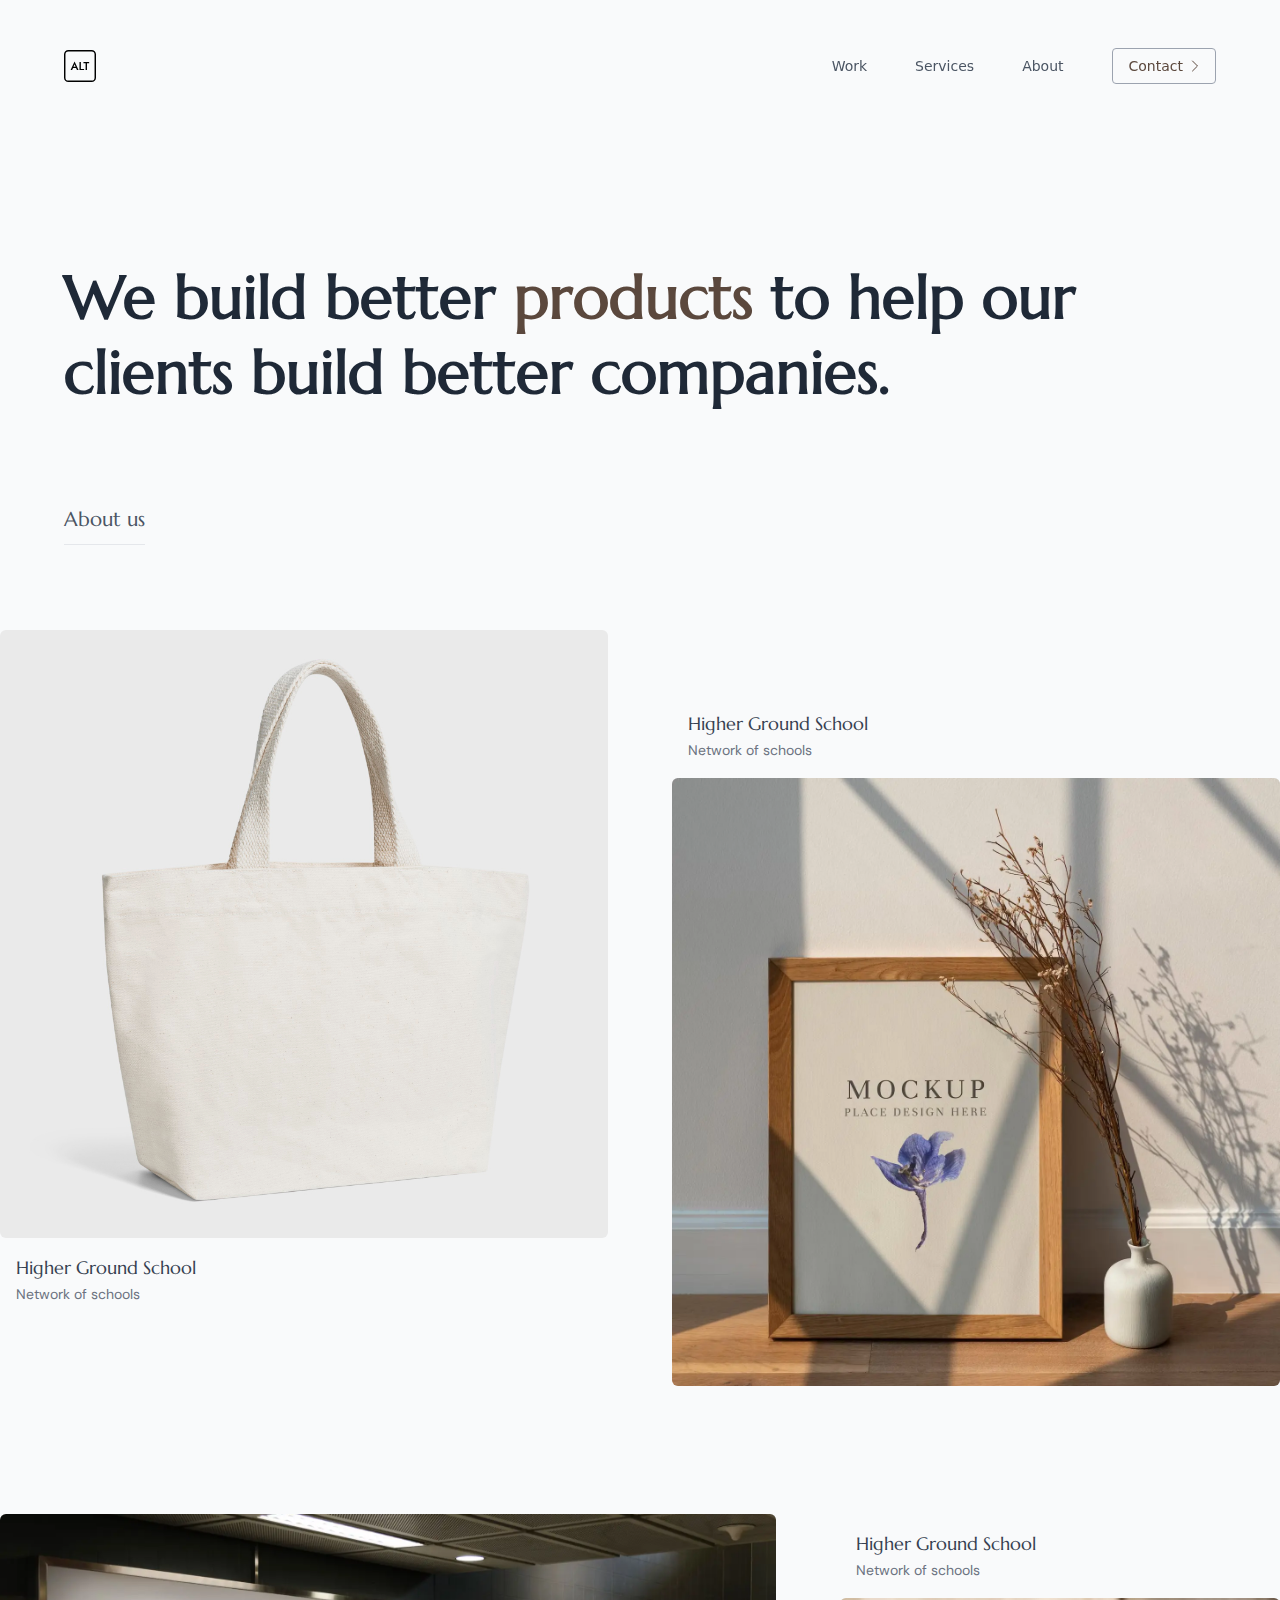
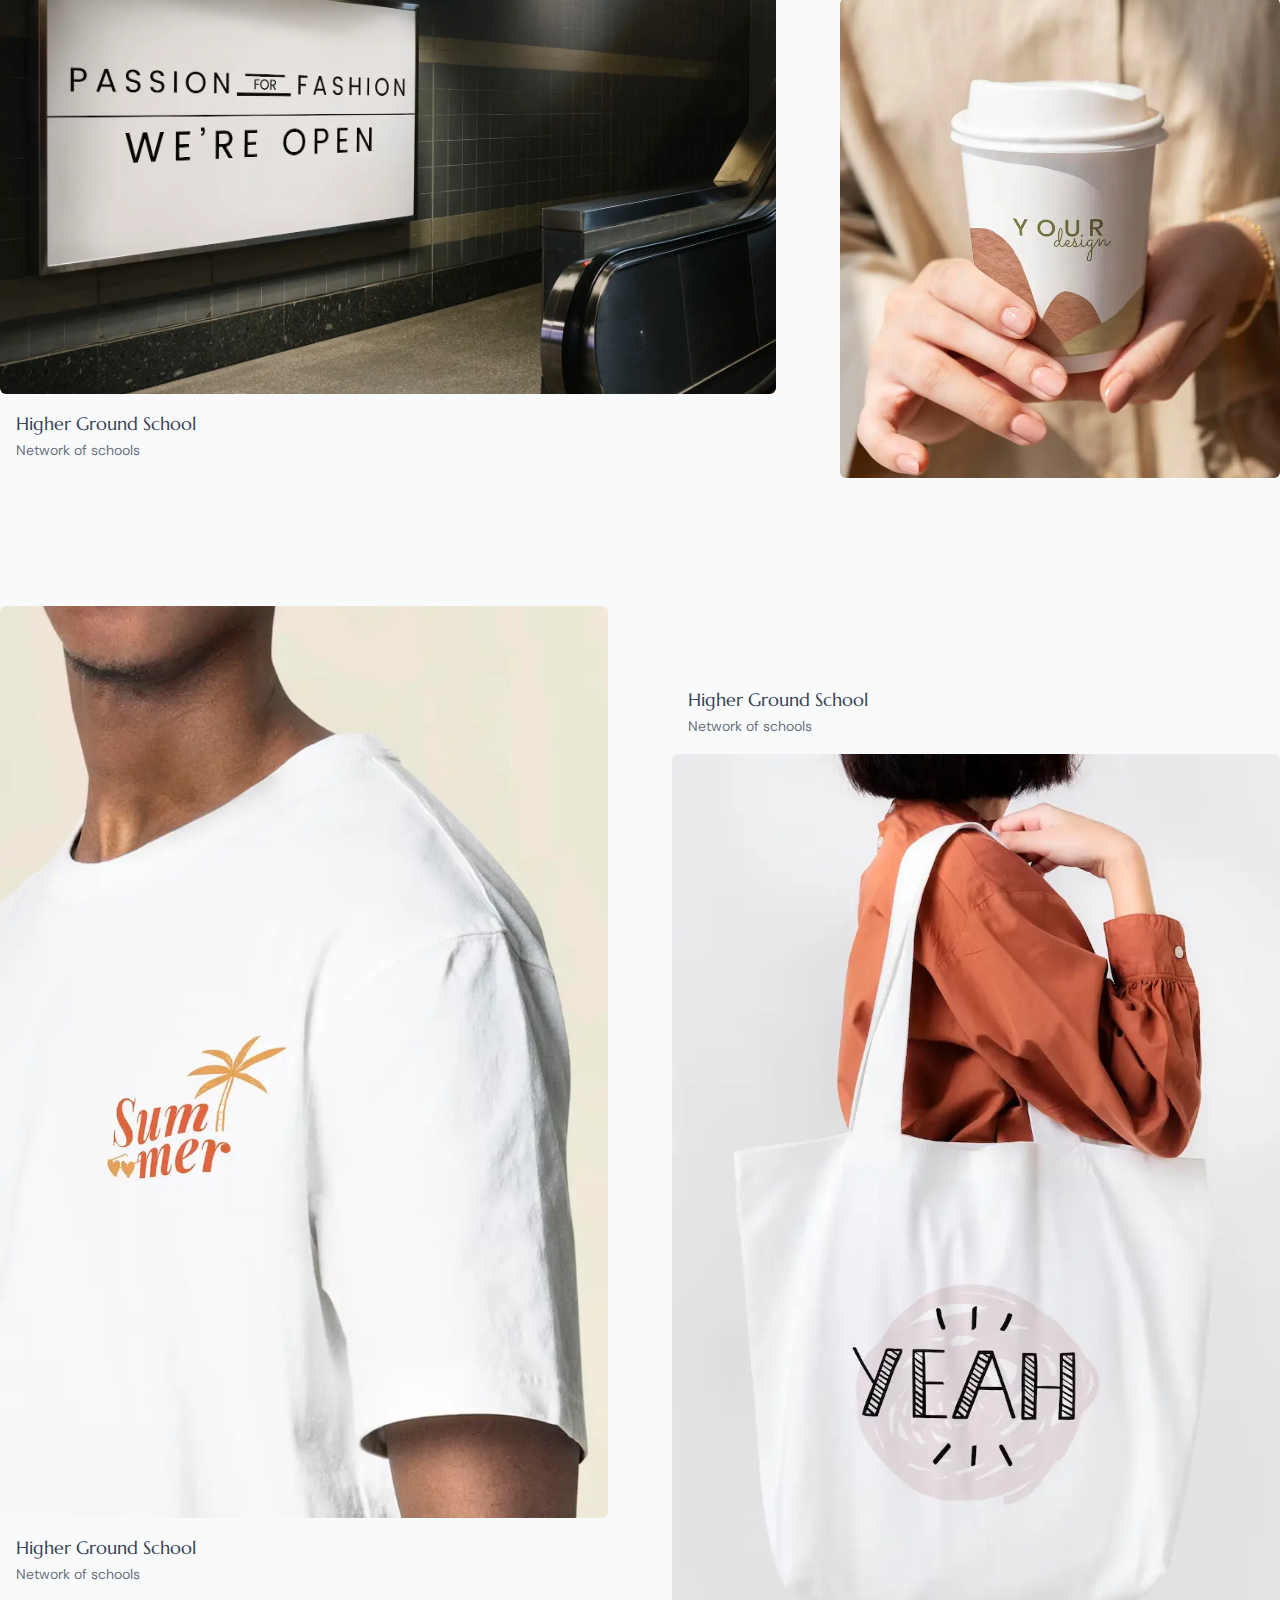
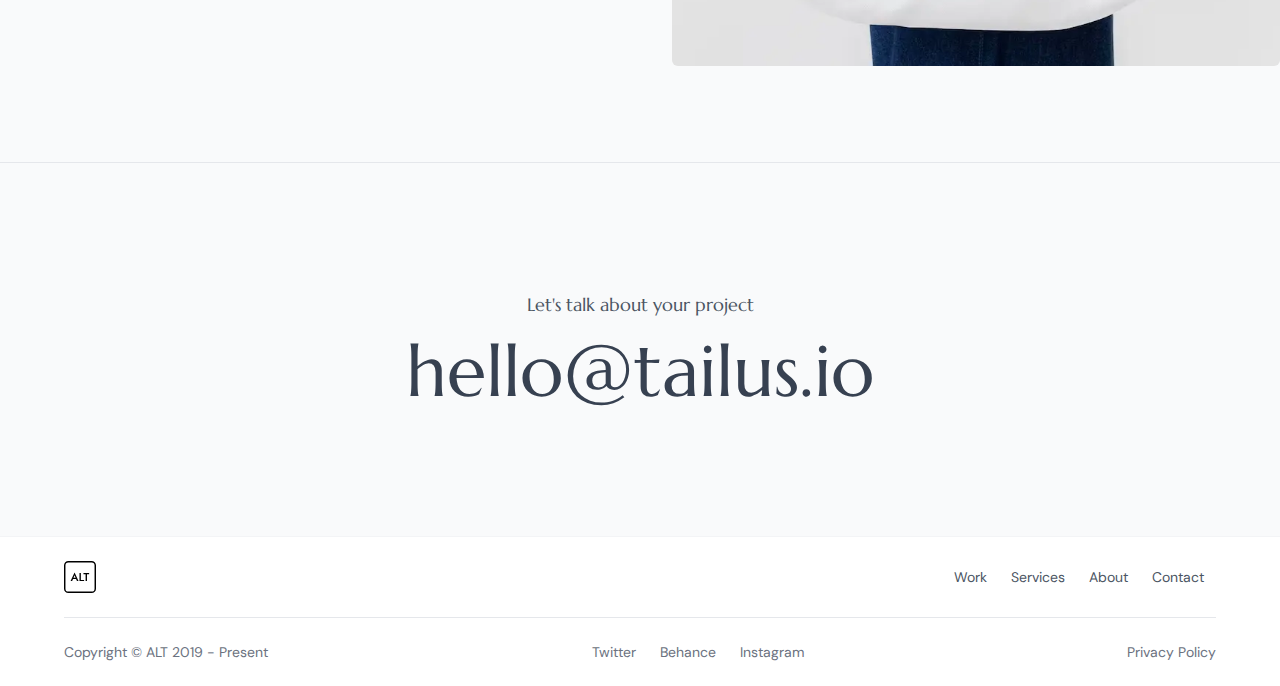
<file: index.html>
<!DOCTYPE html>
<html lang="en">
    
<head>
        <meta charset="UTF-8" />
        <link rel="icon" type="image/svg+xml" href="favicon.svg" />
        <meta name="viewport" content="width=device-width, initial-scale=1.0" />
        <title>Alt template - tailus</title>
        <meta name="description" content="Modern multi purpose agency template" />

        <!-- Facebook Meta Tags -->
        <meta property="og:url" content="" />
        <meta property="og:type" content="website" />
        <meta property="og:title" content="Alt template" />
        <meta property="og:description" content="Modern multi purpose agency template" />
        <meta property="og:image" content="" />

        <!-- Twitter Meta Tags -->
        <meta name="twitter:card" content="summary_large_image" />
        <meta property="twitter:domain" content="alt.com" />
        <meta property="twitter:url" content="" />
        <meta name="twitter:title" content="Alt template" />
        <meta name="twitter:description" content="Modern multi purpose agency template" />
        <meta name="twitter:image" content="" />

        <link rel="preconnect" href="https://fonts.googleapis.com/" />
        <link rel="preconnect" href="https://fonts.gstatic.com/" crossorigin />
        <link href="https://fonts.googleapis.com/css2?family=DM+Sans:wght@400;500;700&amp;display=swap" rel="stylesheet" />
        <link href="https://fonts.googleapis.com/css2?family=Marcellus&amp;display=swap" rel="stylesheet" />
      <script type="module" crossorigin src="assets/main-d68ab2bf.js"></script>
      <link rel="stylesheet" href="assets/main-07cced45.css">
    </head>
    <body class="bg-gray-50">
        <header class="py-6 sm:py-12">
            <div class="mx-auto max-w-7xl px-4 sm:px-12 lg:px-8 xl:px-16">
                <div class="flex flex-wrap justify-between lg:items-center">
                    <div class="relative z-30 flex w-full items-center justify-between overflow-hidden lg:w-auto">
                        <a href="index.html">
                            <img class="h-8 w-8" src="favicon.svg" alt="alt logo" width="120" height="120" />
                        </a>
                        <button aria-label="humburger" id="hamburger" class="-mr-6 p-6 lg:hidden">
                            <div aria-hidden="true" class="m-auto h-0.5 w-6 rounded bg-dark transition duration-300"></div>
                            <div aria-hidden="true" class="m-auto mt-2 h-0.5 w-6 rounded bg-dark transition duration-300"></div>
                        </button>
                    </div>
                    <div id="navlinks" class="fixed inset-0 z-20 hidden h-full w-full items-center justify-center bg-white/90 backdrop-blur-3xl lg:static lg:block lg:h-auto lg:w-auto lg:bg-transparent lg:backdrop-blur-none">
                        <ul class="group flex flex-col items-center gap-6 font-serif text-lg text-gray-600 lg:flex-row lg:gap-0 lg:font-sans lg:text-sm">
                            <li class="text-right transition duration-500 group-hover:text-gray-300 lg:text-left">
                                <a aria-current="page" href="index.html" class="block py-1 px-6 hover:text-gray-800">Work</a>
                            </li>
                            <li class="text-right transition duration-500 group-hover:text-gray-300 lg:text-left">
                                <a href="pages/services.html" class="block py-1 px-6 hover:text-gray-800">Services</a>
                            </li>
                            <li class="text-right transition duration-500 group-hover:text-gray-300 lg:text-left">
                                <a href="pages/about.html" class="block py-1 px-6 hover:text-gray-800">About</a>
                            </li>
                            <li class="text-right lg:pl-6 lg:text-left">
                                <a href="pages/contact.html" class="group/a flex h-9 items-center overflow-hidden rounded border border-gray-400 py-1 px-4 text-sm text-primary transition-all duration-300 hover:rounded-md hover:border-primary hover:bg-primary hover:text-white">
                                    <span class="relative flex items-center">
                                        Contact
                                        <svg xmlns="http://www.w3.org/2000/svg" fill="none" viewBox="0 0 24 24" stroke-width="1.5" stroke="currentColor" class="group-hover/a:translate-x-2 h-4 w-4 translate-x-1 duration-300">
                                            <path stroke-linecap="round" stroke-linejoin="round" d="M8.25 4.5l7.5 7.5-7.5 7.5" />
                                        </svg>
                                    </span>
                                </a>
                            </li>
                        </ul>
                    </div>
                </div>
            </div>
        </header>
        <main>
            <section class="pt-12 sm:pt-20 md:pt-32">
                <div class="mx-auto max-w-7xl px-4 sm:px-12 lg:px-8 xl:px-16">
                    <h1 class="text-4xl font-bold text-gray-800 sm:text-5xl sm:leading-snug lg:text-6xl lg:leading-tight">We build better <span class="text-primary"> products</span> to help our clients build better companies.</h1>
                    <div class="mt-12 sm:mt-24">
                        <a href="pages/about.html" class="relative border-b py-3 font-serif text-xl before:absolute before:inset-x-0 before:bottom-0 before:h-px before:origin-right before:scale-x-0 before:bg-primary before:transition before:duration-300 hover:before:origin-left hover:before:scale-x-100">
                            <span class="text-gray-600">About us</span>
                        </a>
                    </div>
                </div>
            </section>

            <section>
                <div class="my-24 mx-auto px-2 sm:px-4 lg:px-4 xl:max-w-7xl xl:gap-x-24 xl:px-0 2xl:max-w-[90rem]">
                    <div class="grid gap-4 sm:grid-cols-8 sm:gap-y-12 lg:gap-x-16 lg:gap-y-32">
                        <a href="pages/project.html" class="group sm:col-span-4">
                            <div class="overflow-hidden rounded-md transition-all duration-300 group-hover:rounded-xl">
                                <img class="h-full w-full object-cover brightness-95 transition duration-300 group-hover:scale-105" src="images/project-one.webp" alt="project cover" width="1000" height="1000" />
                            </div>
                            <div class="p-2 sm:p-4">
                                <h2 class="text-lg font-medium text-gray-700 duration-300 hover:text-primary">Higher Ground School</h2>
                                <span class="mt-1 text-sm text-gray-500">Network of schools</span>
                            </div>
                        </a>
                        <a href="pages/project.html" class="group flex flex-col sm:col-span-4 lg:mt-8 xl:mt-16">
                            <div class="order-last p-2 sm:order-first sm:p-4">
                                <h2 class="text-lg font-medium text-gray-700 duration-300 hover:text-primary">Higher Ground School</h2>
                                <span class="mt-1 text-sm text-gray-500">Network of schools</span>
                            </div>
                            <div class="overflow-hidden rounded-md transition-all duration-300 group-hover:rounded-xl">
                                <img class="h-full w-full object-cover transition duration-300 group-hover:scale-105" src="images/project-two.webp" alt="project cover" width="1380" height="1380" />
                            </div>
                        </a>
                        <a href="pages/project.html" class="group col-span-full lg:col-span-5">
                            <div class="h-[30rem] overflow-hidden rounded-md transition-all duration-300 group-hover:rounded-xl">
                                <img class="h-full w-full object-cover transition duration-300 group-hover:scale-105" src="images/project-three.webp" alt="project cover" width="1800" height="1201" />
                            </div>
                            <div class="order-last p-2 sm:order-first sm:p-4">
                                <h2 class="text-lg font-medium text-gray-700 duration-300 hover:text-primary">Higher Ground School</h2>
                                <span class="mt-1 text-sm text-gray-500">Network of schools</span>
                            </div>
                        </a>
                        <a href="pages/project.html" class="group col-span-full flex flex-col sm:row-start-4 lg:col-span-3 lg:row-start-auto">
                            <div class="order-last p-2 sm:p-4 lg:order-first">
                                <h2 class="text-lg font-medium text-gray-700 duration-300 hover:text-primary">Higher Ground School</h2>
                                <span class="mt-1 text-sm text-gray-500">Network of schools</span>
                            </div>
                            <div class="overflow-hidden rounded-md transition-all duration-300 group-hover:rounded-xl lg:h-[30rem]">
                                <img class="h-full w-full object-cover transition duration-300 group-hover:scale-105" src="images/project-four.webp" alt="project cover" width="826" height="1156" />
                            </div>
                        </a>
                        <a href="pages/project.html" class="group sm:col-span-4">
                            <div class="overflow-hidden rounded-md transition-all duration-300 group-hover:rounded-xl">
                                <img class="h-full w-full object-cover transition duration-300 group-hover:scale-105" src="images/project-five.webp" alt="project cover" width="826" height="1239" />
                            </div>
                            <div class="p-2 sm:p-4">
                                <h2 class="text-lg font-medium text-gray-700 duration-300 hover:text-primary">Higher Ground School</h2>
                                <span class="mt-1 text-sm text-gray-500">Network of schools</span>
                            </div>
                        </a>
                        <a href="pages/project.html" class="group flex flex-col sm:col-span-4 lg:mt-8 xl:mt-16">
                            <div class="order-last p-2 sm:order-first sm:p-4">
                                <h2 class="text-lg font-medium text-gray-700 duration-300 hover:text-primary">Higher Ground School</h2>
                                <span class="mt-1 text-sm text-gray-500">Network of schools</span>
                            </div>
                            <div class="overflow-hidden rounded-md transition-all duration-300 group-hover:rounded-3xl">
                                <img class="h-full w-full object-cover transition duration-300 group-hover:scale-105" src="images/project-six.webp" alt="project cover" width="826" height="1239" />
                            </div>
                        </a>
                    </div>
                </div>
            </section>

            <section class="border-t border-b border-b-gray-100 py-32">
                <div class="mx-auto max-w-7xl px-4 sm:px-12 lg:px-8 xl:px-16">
                    <h2 class="text-center text-lg font-medium text-gray-600">Let's talk about your project</h2>
                    <a href="mailto:hello@tailus.io" class="relative mt-4 block text-center text-5xl font-thin transition-all duration-500 hover:tracking-wide sm:text-7xl">
                        <span class="font-serif text-gray-700 transition duration-700 hover:bg-gradient-to-r hover:from-secondary hover:to-primary hover:bg-clip-text hover:text-transparent">hello@tailus.io</span>
                    </a>
                </div>
            </section>
        </main>
        <footer class="bg-white pt-6">
            <div class="mx-auto max-w-7xl divide-y px-4 sm:px-12 lg:px-8 xl:px-16">
                <div class="flex flex-col items-center justify-between gap-6 pb-6 sm:flex-row">
                    <a href="index.html" class="block w-max">
                        <img class="h-8 w-8" src="favicon.svg" alt="alt logo" width="120" height="120" />
                    </a>
                    <ul class="group items-center justify-center gap-0 text-center text-sm text-gray-600 sm:flex lg:gap-0">
                        <li class="transition duration-500 group-hover:text-gray-300">
                            <a aria-current="page" href="index.html" class="block py-1 px-3 hover:text-gray-800">Work</a>
                        </li>
                        <li class="transition duration-500 group-hover:text-gray-300">
                            <a href="pages/services.html" class="block py-1 px-3 hover:text-gray-800">Services</a>
                        </li>
                        <li class="transition duration-500 group-hover:text-gray-300">
                            <a href="pages/about.html" class="block py-1 px-3 hover:text-gray-800">About</a>
                        </li>
                        <li class="transition duration-500 group-hover:text-gray-300">
                            <a href="pages/contact.html" class="block py-1 px-3 hover:text-gray-800">Contact</a>
                        </li>
                    </ul>
                </div>
                <div class="flex flex-col flex-wrap items-center justify-between gap-4 py-6 text-sm text-gray-500 sm:flex-row sm:gap-6">
                    <span class="order-last sm:order-first">Copyright &copy; ALT 2019 - Present</span>
                    <ul class="order-first flex gap-6 sm:order-2">
                        <li>
                            <a href="#" target="_blank" class="transition duration-300 hover:text-gray-600">Twitter</a>
                        </li>
                        <li>
                            <a href="#" target="_blank" class="transition duration-300 hover:text-gray-600">Behance</a>
                        </li>
                        <li>
                            <a href="#" target="_blank" class="transition duration-300 hover:text-gray-600">Instagram</a>
                        </li>
                    </ul>
                    <a href="pages/privacy.html" class="order-2 transition duration-300 hover:text-gray-600 sm:order-last">Privacy Policy</a>
                </div>
            </div>
        </footer>
        
    </body>

</html>
</file>
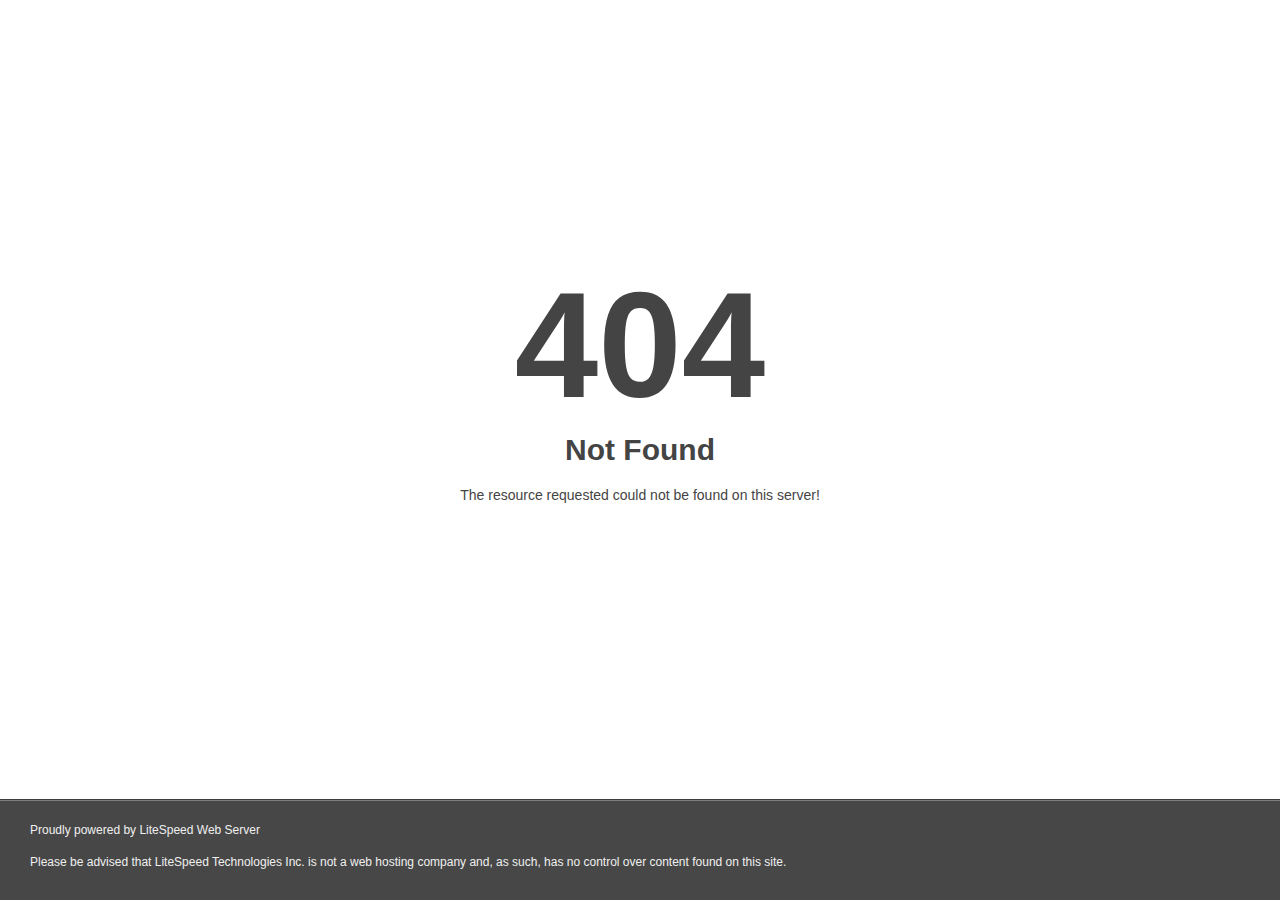
<file: about.html>
<!DOCTYPE html>
<html style="height:100%">
<head>
<meta name="viewport" content="width=device-width, initial-scale=1, shrink-to-fit=no" />
<title> 404 Not Found
</title><style>@media (prefers-color-scheme:dark){body{background-color:#000!important}}</style></head>
<body style="color: #444; margin:0;font: normal 14px/20px Arial, Helvetica, sans-serif; height:100%; background-color: #fff;">
<div style="height:auto; min-height:100%; ">     <div style="text-align: center; width:800px; margin-left: -400px; position:absolute; top: 30%; left:50%;">
        <h1 style="margin:0; font-size:150px; line-height:150px; font-weight:bold;">404</h1>
<h2 style="margin-top:20px;font-size: 30px;">Not Found
</h2>
<p>The resource requested could not be found on this server!</p>
</div></div><div style="color:#f0f0f0; font-size:12px;margin:auto;padding:0px 30px 0px 30px;position:relative;clear:both;height:100px;margin-top:-101px;background-color:#474747;border-top: 1px solid rgba(0,0,0,0.15);box-shadow: 0 1px 0 rgba(255, 255, 255, 0.3) inset;">
<br>Proudly powered by LiteSpeed Web Server<p>Please be advised that LiteSpeed Technologies Inc. is not a web hosting company and, as such, has no control over content found on this site.</p></div></body></html>
</file>
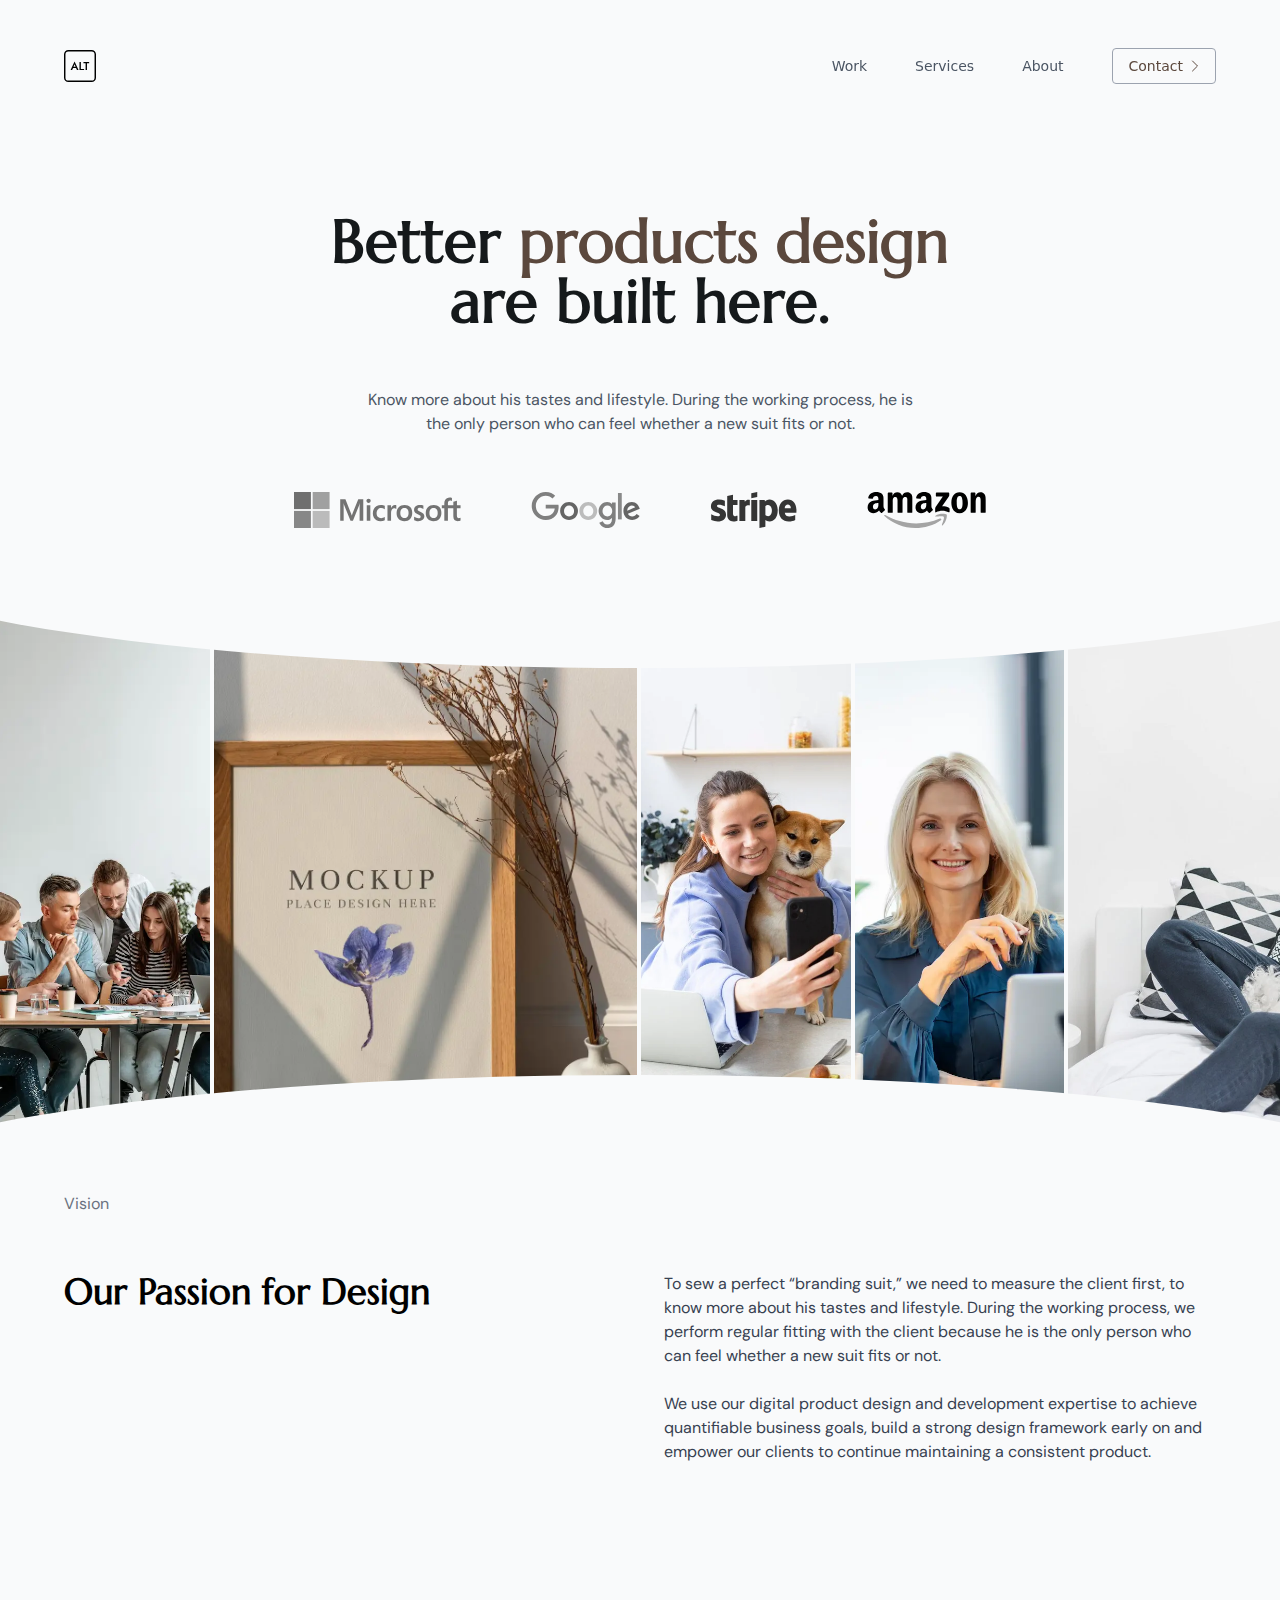
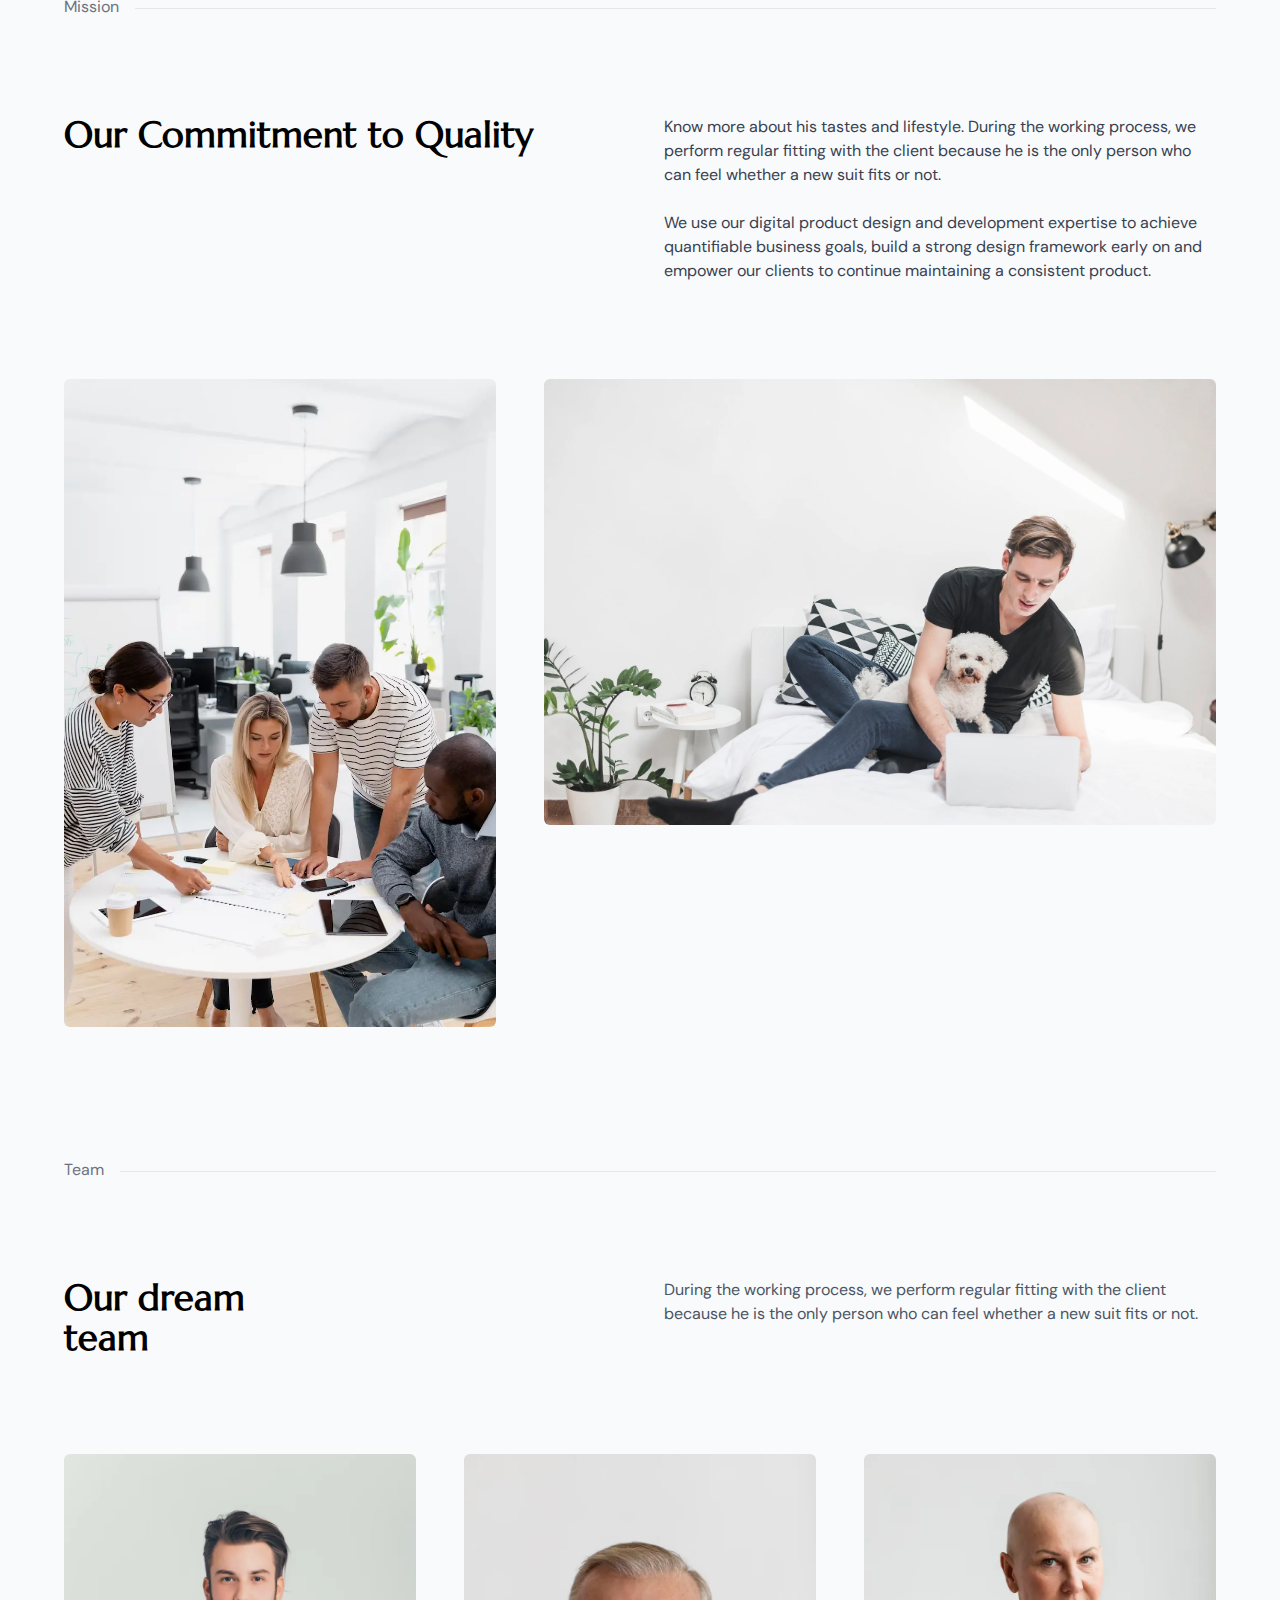
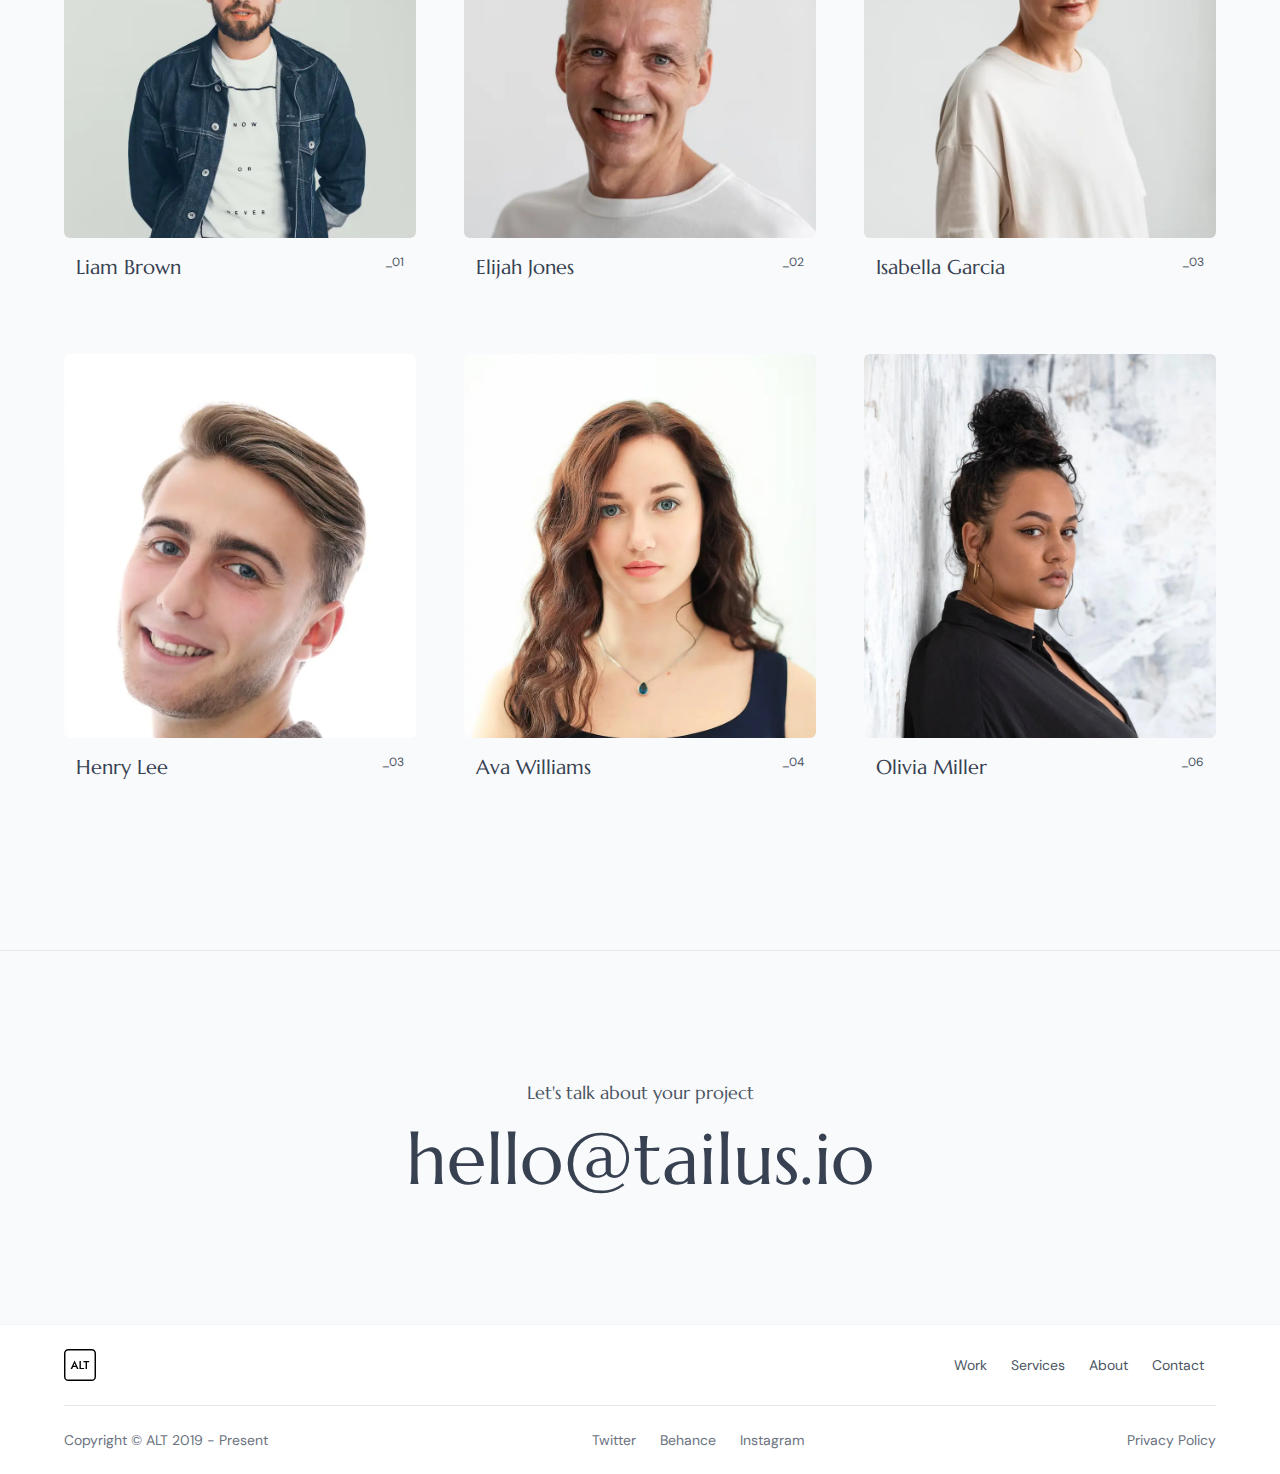
<file: pages/about.html>
<!DOCTYPE html>
<html lang="en">
    
<head>
        <meta charset="UTF-8" />
        <link rel="icon" type="image/svg+xml" href="../favicon.svg" />
        <meta name="viewport" content="width=device-width, initial-scale=1.0" />
        <title>Alt template - About</title>
        <meta name="description" content="Modern multi purpose agency template" />

        <!-- Facebook Meta Tags -->
        <meta property="og:url" content="" />
        <meta property="og:type" content="website" />
        <meta property="og:title" content="Alt template" />
        <meta property="og:description" content="Modern multi purpose agency template" />
        <meta property="og:image" content="" />

        <!-- Twitter Meta Tags -->
        <meta name="twitter:card" content="summary_large_image" />
        <meta property="twitter:domain" content="alt.com" />
        <meta property="twitter:url" content="" />
        <meta name="twitter:title" content="Alt template" />
        <meta name="twitter:description" content="Modern multi purpose agency template" />
        <meta name="twitter:image" content="" />

        <link rel="preconnect" href="https://fonts.googleapis.com/" />
        <link rel="preconnect" href="https://fonts.gstatic.com/" crossorigin />
        <link href="https://fonts.googleapis.com/css2?family=DM+Sans:wght@400;500;700&amp;display=swap" rel="stylesheet" />
        <link href="https://fonts.googleapis.com/css2?family=Marcellus&amp;display=swap" rel="stylesheet" />
      <script type="module" crossorigin src="../assets/main-d68ab2bf.js"></script>
      <link rel="stylesheet" href="../assets/main-07cced45.css">
    </head>
    <body class="bg-gray-50">
        <header class="py-6 sm:py-12">
            <div class="mx-auto max-w-7xl px-4 sm:px-12 lg:px-8 xl:px-16">
                <div class="flex flex-wrap justify-between lg:items-center">
                    <div class="relative z-30 flex w-full items-center justify-between overflow-hidden lg:w-auto">
                        <a href="../index.html">
                            <img class="h-8 w-8" src="../favicon.svg" alt="alt logo" width="120" height="120" />
                        </a>
                        <button aria-label="humburger" id="hamburger" class="-mr-6 p-6 lg:hidden">
                            <div aria-hidden="true" class="m-auto h-0.5 w-6 rounded bg-dark transition duration-300"></div>
                            <div aria-hidden="true" class="m-auto mt-2 h-0.5 w-6 rounded bg-dark transition duration-300"></div>
                        </button>
                    </div>
                    <div id="navlinks" class="fixed inset-0 z-20 hidden h-full w-full items-center justify-center bg-white/90 backdrop-blur-3xl lg:static lg:block lg:h-auto lg:w-auto lg:bg-transparent lg:backdrop-blur-none">
                        <ul class="group flex flex-col items-center gap-6 font-serif text-lg text-gray-600 lg:flex-row lg:gap-0 lg:font-sans lg:text-sm">
                            <li class="text-right transition duration-500 group-hover:text-gray-300 lg:text-left">
                                <a aria-current="page" href="../index.html" class="block py-1 px-6 hover:text-gray-800">Work</a>
                            </li>
                            <li class="text-right transition duration-500 group-hover:text-gray-300 lg:text-left">
                                <a href="services.html" class="block py-1 px-6 hover:text-gray-800">Services</a>
                            </li>
                            <li class="text-right transition duration-500 group-hover:text-gray-300 lg:text-left">
                                <a href="about.html" class="block py-1 px-6 hover:text-gray-800">About</a>
                            </li>
                            <li class="text-right lg:pl-6 lg:text-left">
                                <a href="contact.html" class="group/a flex h-9 items-center overflow-hidden rounded border border-gray-400 py-1 px-4 text-sm text-primary transition-all duration-300 hover:rounded-md hover:border-primary hover:bg-primary hover:text-white">
                                    <span class="relative flex items-center">
                                        Contact
                                        <svg xmlns="http://www.w3.org/2000/svg" fill="none" viewBox="0 0 24 24" stroke-width="1.5" stroke="currentColor" class="group-hover/a:translate-x-2 h-4 w-4 translate-x-1 duration-300">
                                            <path stroke-linecap="round" stroke-linejoin="round" d="M8.25 4.5l7.5 7.5-7.5 7.5" />
                                        </svg>
                                    </span>
                                </a>
                            </li>
                        </ul>
                    </div>
                </div>
            </div>
        </header>
        <main>
            <section class="relative z-10 pt-12 sm:pt-20 md:pt-32 lg:pt-20">
                <div class="mx-auto max-w-7xl px-4 sm:px-12 lg:px-8 xl:px-16">
                    <div class="mx-auto lg:w-3/5">
                        <h1 class="mx-auto mb-14 text-center text-4xl font-bold text-dark sm:text-5xl md:w-2/3 lg:w-full lg:text-6xl">Better <span class="font-bold text-primary">products design</span> are built here.</h1>
                        <p class="mx-auto text-center text-gray-600 sm:mt-0 sm:w-4/5">Know more about his tastes and lifestyle. During the working process, he is the only person who can feel whether a new suit fits or not.</p>
                        <img class="mt-14 grayscale md:mx-auto md:w-2/3 lg:w-auto" src="../logocloud.svg" alt="clients logo cloud" height="100" width="" />
                    </div>
                </div>
            </section>
            <section>
                <div class="relative mt-6 overflow-hidden">
                    <div aria-hidden="true" class="absolute -inset-x-1 top-[-25.5%] z-[1] h-2/4 scale-y-75 scale-x-125 rounded-[100%] bg-gray-50 2xl:scale-y-95"></div>
                    <div aria-hidden="true" class="absolute -inset-x-1 bottom-[-25.5%] z-[1] h-2/4 scale-y-75 scale-x-125 rounded-[100%] bg-gray-50 2xl:scale-y-95"></div>
                    <div class="marquee-10 sm:marquee-15 xl:marquee-30 w-full transition duration-500">
                        <div class="grid h-96 w-[350vw] grid-cols-12 gap-1 sm:h-[40rem] sm:w-[300vw] lg:w-[200vw] 2xl:h-[60rem]">
                            <img class="h-full w-full object-cover" src="../images/slide/cover-one.webp" alt="project cover" width="826" height="1238" />
                            <img class="col-span-2 h-full w-full object-cover" src="../images/project-two.webp" alt="project cover" width="826" height="1239" />
                            <img class="h-full w-full object-cover" src="../images/slide/cover-four.webp" alt="project cover" width="826" height="1239" />
                            <img class="h-full w-full object-cover" src="../images/slide/cover-two.webp" alt="project cover" width="826" height="1239" />
                            <img class="col-span-2 h-full w-full object-cover" src="../images/slide/col-3-cover.webp" alt="project cover" width="1800" height="1197" />
                            <img class="h-full w-full object-cover" src="../images/project-five.webp" alt="project cover" width="826" height="1237" />
                            <img class="h-full w-full object-cover" src="../images/slide/cover-three.webp" alt="project cover" width="826" height="1239" />
                            <img class="h-full w-full object-cover" src="../images/slide/cover-five.webp" alt="project cover" width="826" height="1237" />
                            <img class="col-span-2 h-full w-full object-cover" src="../images/slide/col-3-cover-2.webp" alt="project cover" width="2000" height="1334" />
                        </div>
                    </div>
                    <div class="marquee hidden w-full">
                        <div class="grid w-[200vw] grid-cols-12 gap-1">
                            <img class="h-[40rem] w-full object-cover lg:h-[50rem] 2xl:h-[60rem]" src="../images/slide/cover-one.webp" alt="project cover" width="" height="" />
                            <img class="h-[40rem] w-full object-cover lg:h-[50rem] 2xl:h-[60rem]" src="../images/slide/cover-two.webp" alt="project cover" width="" height="" />
                            <img class="col-span-3 h-[40rem] w-full object-cover lg:h-[50rem] 2xl:h-[60rem]" src="../images/slide/col-3-cover.webp" alt="project cover" width="" height="" />
                            <img class="h-[40rem] w-full object-cover lg:h-[50rem] 2xl:h-[60rem]" src="../images/slide/cover-three.webp" alt="project cover" width="" height="" />
                            <img class="h-[40rem] w-full object-cover lg:h-[50rem] 2xl:h-[60rem]" src="../images/slide/cover-four.webp" alt="project cover" width="" height="" />
                            <img class="h-[40rem] w-full object-cover lg:h-[50rem] 2xl:h-[60rem]" src="../images/slide/cover-five.webp" alt="project cover" width="" height="" />
                            <img class="col-span-3 h-[40rem] w-full object-cover lg:h-[50rem] 2xl:h-[60rem]" src="../images/slide/col-3-cover-2.webp" alt="project cover" width="" height="" />
                            <img class="h-[40rem] w-full object-cover lg:h-[50rem] 2xl:h-[60rem]" src="../images/slide/cover-five.webp" alt="project cover" width="" height="" />
                        </div>
                    </div>
                </div>
            </section>
            <section class="relative z-10 mb-36">
                <div class="mx-auto max-w-7xl space-y-36 px-4 sm:px-12 lg:px-8 xl:px-16">
                    <div class="mx-auto">
                        <span class="text-gray-500">Vision</span>
                        <div class="mt-14 gap-4 sm:grid sm:grid-cols-2 md:gap-6 lg:gap-12">
                            <h2 class="text-3xl font-bold sm:text-4xl">Our Passion for Design</h2>
                            <div class="mt-6 space-y-6 text-gray-700 sm:mt-0">
                                <p>To sew a perfect “branding suit,” we need to measure the client first, to know more about his tastes and lifestyle. During the working process, we perform regular fitting with the client because he is the only person who can feel whether a new suit fits or not.</p>
                                <p>We use our digital product design and development expertise to achieve quantifiable business goals, build a strong design framework early on and empower our clients to continue maintaining a consistent product.</p>
                            </div>
                        </div>
                    </div>
                    <div class="mx-auto border-t">
                        <span class="-mx-4 -mt-3.5 block w-max bg-gray-50 px-4 text-gray-500">Mission</span>
                        <div class="mt-24 gap-4 sm:grid sm:grid-cols-2 md:gap-6 lg:gap-12">
                            <div>
                                <h2 class="text-3xl font-bold sm:text-4xl">Our Commitment to Quality</h2>
                            </div>
                            <div class="mt-6 space-y-6 text-gray-700 sm:mt-0">
                                <p>Know more about his tastes and lifestyle. During the working process, we perform regular fitting with the client because he is the only person who can feel whether a new suit fits or not.</p>
                                <p>We use our digital product design and development expertise to achieve quantifiable business goals, build a strong design framework early on and empower our clients to continue maintaining a consistent product.</p>
                            </div>
                        </div>
                        <div class="mt-24 grid gap-4 sm:grid-cols-2 md:gap-6 lg:gap-12 xl:grid-cols-5">
                            <div class="xl:col-span-2">
                                <img class="rounded-md" src="../images/slide/cover-three.webp" alt="project cover" width="" height="" />
                            </div>
                            <div class="xl:col-span-3">
                                <img class="rounded-md" src="../images/slide/col-3-cover.webp" alt="project cover" width="" height="" />
                            </div>
                        </div>
                    </div>
                    <div class="mx-auto border-t">
                        <span class="-mx-4 -mt-3.5 block w-max bg-gray-50 px-4 text-gray-500">Team</span>
                        <div class="mt-24 gap-4 sm:grid sm:grid-cols-2 md:gap-6 lg:gap-12">
                            <div class="sm:w-2/5">
                                <h2 class="text-3xl font-bold sm:text-4xl">Our dream team</h2>
                            </div>
                            <div class="mt-6 text-gray-600 sm:mt-0">
                                <p>During the working process, we perform regular fitting with the client because he is the only person who can feel whether a new suit fits or not.</p>
                            </div>
                        </div>
                        <div class="mt-24">
                            <div class="grid gap-x-6 gap-y-12 sm:grid-cols-2 lg:grid-cols-3 xl:gap-12">
                                <div class="group overflow-hidden">
                                    <img class="h-96 w-full rounded-md object-cover object-top transition-all duration-500 group-hover:h-[22.5rem] group-hover:rounded-xl" src="../images/team/member-one.webp" alt="team member" width="826" height="1239" />
                                    <div class="px-3 pt-2 sm:pt-4 sm:pb-0">
                                        <div class="flex justify-between">
                                            <h3 class="text-xl font-medium text-gray-700 transition-all duration-500 group-hover:tracking-wider group-hover:text-primary">Liam Brown</h3>
                                            <span class="text-xs text-gray-600">_01</span>
                                        </div>
                                        <div class="mt-1 flex items-center justify-between">
                                            <span class="inline-block translate-y-6 text-sm text-gray-600 transition duration-300 group-hover:translate-y-0">Founder - CEO</span>
                                            <a href="#" class="inline-block translate-y-8 text-sm tracking-wide text-gray-600 transition-all duration-500 group-hover:translate-y-0 group-hover:text-primary"> Linktree </a>
                                        </div>
                                    </div>
                                </div>
                                <div class="group overflow-hidden">
                                    <img class="h-96 w-full rounded-md object-cover object-top transition-all duration-500 group-hover:h-[23rem] group-hover:rounded-xl" src="../images/team/member-two.webp" alt="team member" width="826" height="1239" />
                                    <div class="px-3 pt-2 sm:pt-4 sm:pb-0">
                                        <div class="flex justify-between">
                                            <h3 class="text-xl font-medium text-gray-700 transition-all duration-500 group-hover:tracking-wider group-hover:text-primary">Elijah Jones</h3>
                                            <span class="text-xs text-gray-600">_02</span>
                                        </div>
                                        <div class="mt-1 flex items-center justify-between">
                                            <span class="inline-block translate-y-6 text-sm text-gray-600 transition duration-300 group-hover:translate-y-0">Co-Founder - CTO</span>
                                            <a href="#" class="inline-block translate-y-8 text-sm tracking-wide text-gray-600 transition-all duration-500 group-hover:translate-y-0 group-hover:text-primary"> Linktree </a>
                                        </div>
                                    </div>
                                </div>
                                <div class="group overflow-hidden">
                                    <img class="h-96 w-full rounded-md object-cover object-top transition-all duration-500 group-hover:h-[22.5rem] group-hover:rounded-xl" src="../images/team/member-three.webp" alt="team member" width="826" height="1239" />
                                    <div class="px-3 pt-2 sm:pt-4 sm:pb-0">
                                        <div class="flex justify-between">
                                            <h3 class="text-xl font-medium text-gray-700 transition-all duration-500 group-hover:tracking-wider group-hover:text-primary">Isabella Garcia</h3>
                                            <span class="text-xs text-gray-600">_03</span>
                                        </div>
                                        <div class="mt-1 flex items-center justify-between">
                                            <span class="inline-block translate-y-6 text-sm text-gray-600 transition duration-300 group-hover:translate-y-0">Sales Manager</span>
                                            <a href="#" class="inline-block translate-y-8 text-sm tracking-wide text-gray-600 transition-all duration-500 group-hover:translate-y-0 group-hover:text-primary"> Linktree </a>
                                        </div>
                                    </div>
                                </div>
                                <div class="group overflow-hidden">
                                    <img class="h-96 w-full rounded-md object-cover object-top transition-all duration-500 group-hover:h-[22.5rem] group-hover:rounded-xl" src="../images/team/member-four.webp" alt="team member" width="826" height="1239" />
                                    <div class="px-3 pt-2 sm:pt-4 sm:pb-0">
                                        <div class="flex justify-between">
                                            <h3 class="text-xl font-medium text-gray-700 transition-all duration-500 group-hover:tracking-wider group-hover:text-primary">Henry Lee</h3>
                                            <span class="text-xs text-gray-600">_03</span>
                                        </div>
                                        <div class="mt-1 flex items-center justify-between">
                                            <span class="inline-block translate-y-6 text-sm text-gray-600 transition duration-300 group-hover:translate-y-0">UX Engeneer</span>
                                            <a href="#" class="inline-block translate-y-8 text-sm tracking-wide text-gray-600 transition-all duration-500 group-hover:translate-y-0 group-hover:text-primary"> Linktree </a>
                                        </div>
                                    </div>
                                </div>
                                <div class="group overflow-hidden">
                                    <img class="h-96 w-full rounded-md object-cover object-top transition-all duration-500 group-hover:h-[22.5rem] group-hover:rounded-xl" src="../images/team/member-five.webp" alt="team member" width="826" height="1239" />
                                    <div class="px-3 pt-2 sm:pt-4 sm:pb-0">
                                        <div class="flex justify-between">
                                            <h3 class="text-xl font-medium text-gray-700 transition-all duration-500 group-hover:tracking-wider group-hover:text-primary">Ava Williams</h3>
                                            <span class="text-xs text-gray-600">_04</span>
                                        </div>
                                        <div class="mt-1 flex items-center justify-between">
                                            <span class="inline-block translate-y-6 text-sm text-gray-600 transition duration-300 group-hover:translate-y-0">Interaction Designer</span>
                                            <a href="#" class="inline-block translate-y-8 text-sm tracking-wide text-gray-600 transition-all duration-500 group-hover:translate-y-0 group-hover:text-primary"> Linktree </a>
                                        </div>
                                    </div>
                                </div>
                                <div class="group overflow-hidden">
                                    <img class="h-96 w-full rounded-md object-cover object-top transition-all duration-500 group-hover:h-[22.5rem] group-hover:rounded-xl" src="../images/team/member-six.webp" alt="team member" width="826" height="1239" />
                                    <div class="px-3 pt-2 sm:pt-4 sm:pb-0">
                                        <div class="flex justify-between">
                                            <h3 class="text-xl font-medium text-gray-700 transition-all duration-500 group-hover:tracking-wider group-hover:text-primary">Olivia Miller</h3>
                                            <span class="text-xs text-gray-600">_06</span>
                                        </div>
                                        <div class="mt-1 flex items-center justify-between">
                                            <span class="inline-block translate-y-6 text-sm text-gray-600 transition duration-300 group-hover:translate-y-0">Visual Designer</span>
                                            <a href="#" class="inline-block translate-y-8 text-sm tracking-wide text-gray-600 transition-all duration-500 group-hover:translate-y-0 group-hover:text-primary"> Linktree </a>
                                        </div>
                                    </div>
                                </div>
                            </div>
                        </div>
                    </div>
                </div>
            </section>
            <section class="border-t border-b border-b-gray-100 py-32">
                <div class="mx-auto max-w-7xl px-4 sm:px-12 lg:px-8 xl:px-16">
                    <h2 class="text-center text-lg font-medium text-gray-600">Let's talk about your project</h2>
                    <a href="mailto:hello@tailus.io" class="relative mt-4 block text-center text-5xl font-thin transition-all duration-500 hover:tracking-wide sm:text-7xl">
                        <span class="font-serif text-gray-700 transition duration-700 hover:bg-gradient-to-r hover:from-secondary hover:to-primary hover:bg-clip-text hover:text-transparent">hello@tailus.io</span>
                    </a>
                </div>
            </section>
        </main>
        <footer class="bg-white pt-6">
            <div class="mx-auto max-w-7xl divide-y px-4 sm:px-12 lg:px-8 xl:px-16">
                <div class="flex flex-col items-center justify-between gap-6 pb-6 sm:flex-row">
                    <a href="../index.html" class="block w-max">
                        <img class="h-8 w-8" src="../favicon.svg" alt="alt logo" width="120" height="120" />
                    </a>
                    <ul class="group items-center justify-center gap-0 text-center text-sm text-gray-600 sm:flex lg:gap-0">
                        <li class="transition duration-500 group-hover:text-gray-300">
                            <a aria-current="page" href="../index.html" class="block py-1 px-3 hover:text-gray-800">Work</a>
                        </li>
                        <li class="transition duration-500 group-hover:text-gray-300">
                            <a href="services.html" class="block py-1 px-3 hover:text-gray-800">Services</a>
                        </li>
                        <li class="transition duration-500 group-hover:text-gray-300">
                            <a href="about.html" class="block py-1 px-3 hover:text-gray-800">About</a>
                        </li>
                        <li class="transition duration-500 group-hover:text-gray-300">
                            <a href="contact.html" class="block py-1 px-3 hover:text-gray-800">Contact</a>
                        </li>
                    </ul>
                </div>
                <div class="flex flex-col flex-wrap items-center justify-between gap-4 py-6 text-sm text-gray-500 sm:flex-row sm:gap-6">
                    <span class="order-last sm:order-first">Copyright &copy; ALT 2019 - Present</span>
                    <ul class="order-first flex gap-6 sm:order-2">
                        <li>
                            <a href="#" target="_blank" class="transition duration-300 hover:text-gray-600">Twitter</a>
                        </li>
                        <li>
                            <a href="#" target="_blank" class="transition duration-300 hover:text-gray-600">Behance</a>
                        </li>
                        <li>
                            <a href="#" target="_blank" class="transition duration-300 hover:text-gray-600">Instagram</a>
                        </li>
                    </ul>
                    <a href="privacy.html" class="order-2 transition duration-300 hover:text-gray-600 sm:order-last">Privacy Policy</a>
                </div>
            </div>
        </footer>
        
    </body>

</html>
</file>
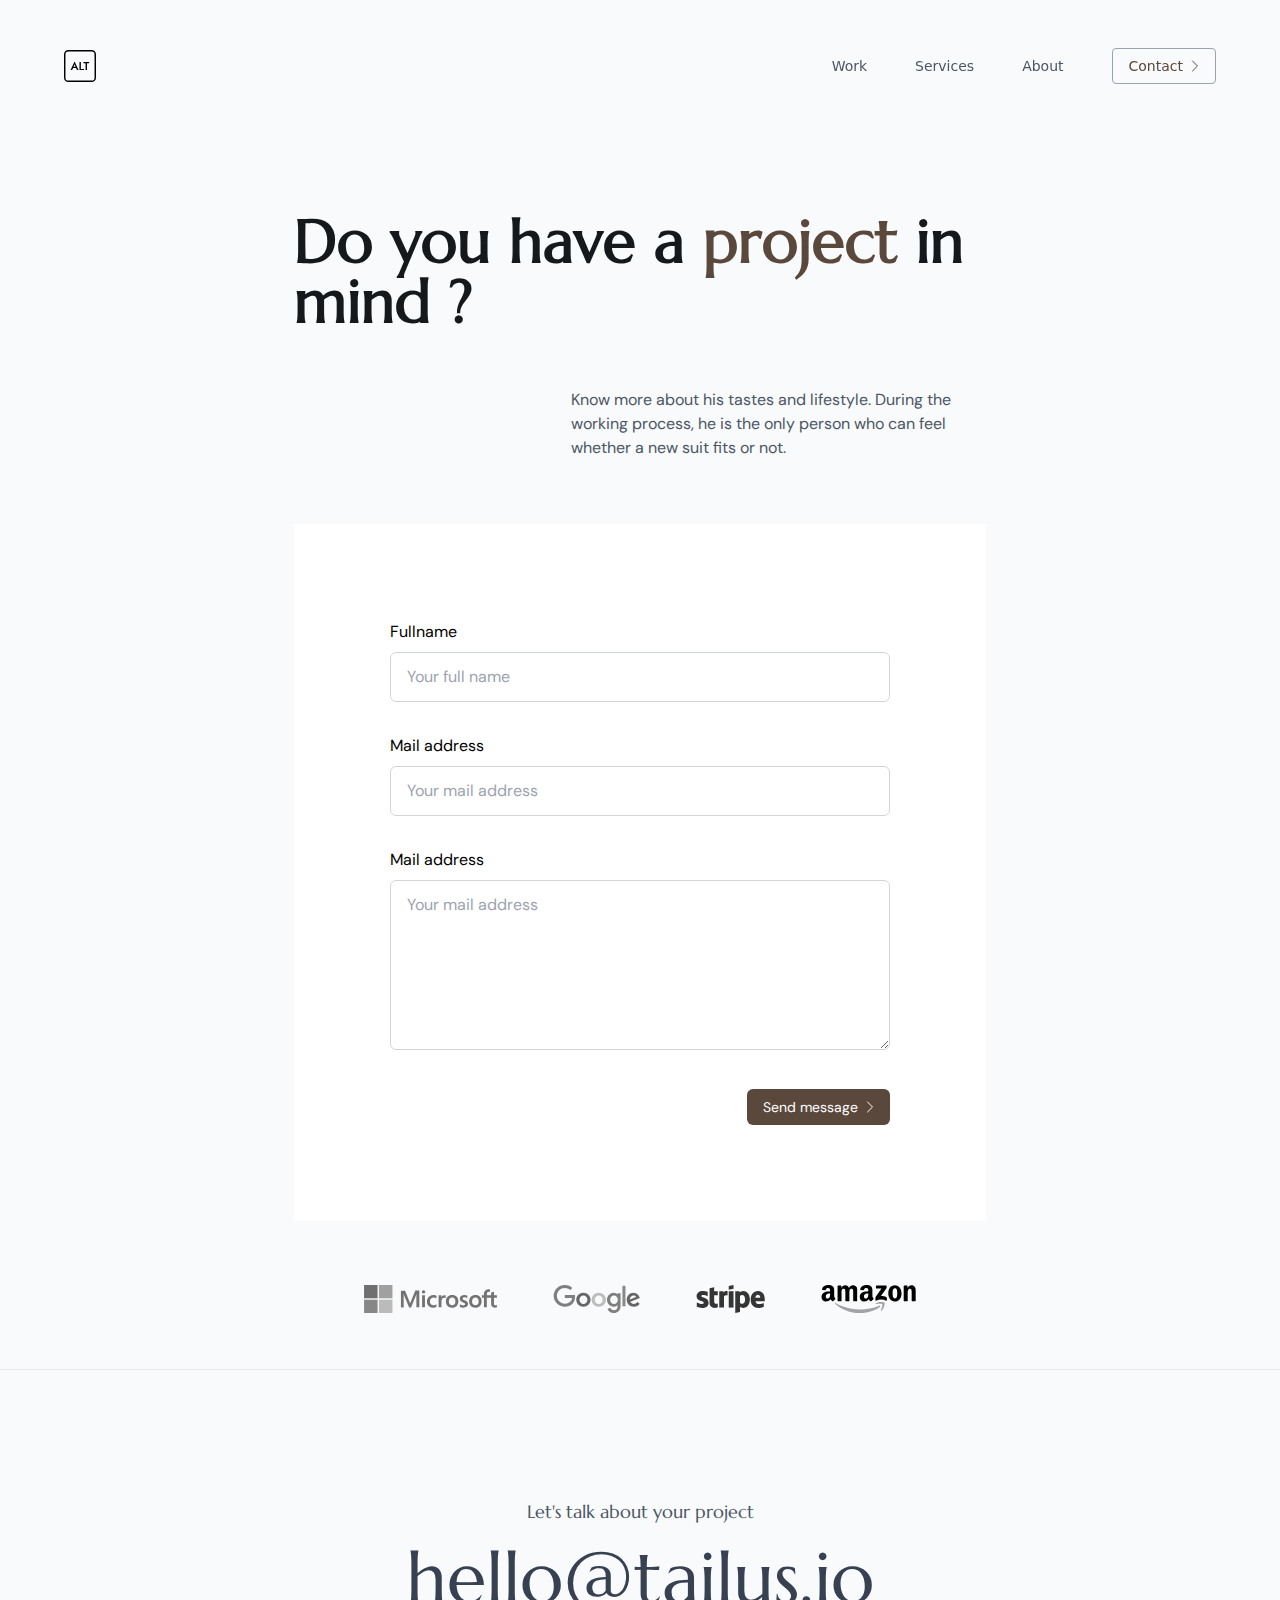
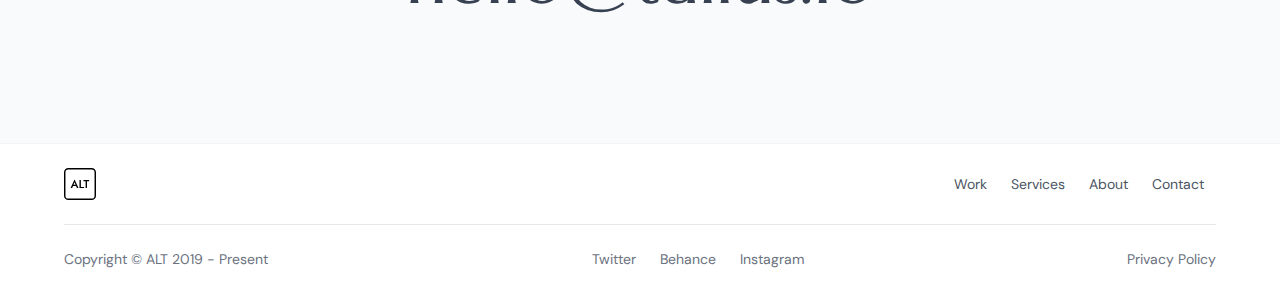
<file: pages/contact.html>
<!DOCTYPE html>
<html lang="en">
    
<head>
        <meta charset="UTF-8" />
        <link rel="icon" type="image/svg+xml" href="../favicon.svg" />
        <meta name="viewport" content="width=device-width, initial-scale=1.0" />
        <title>Alt template - Contact us</title>
        <meta name="description" content="Modern multi purpose agency template" />

        <!-- Facebook Meta Tags -->
        <meta property="og:url" content="" />
        <meta property="og:type" content="website" />
        <meta property="og:title" content="Alt template" />
        <meta property="og:description" content="Modern multi purpose agency template" />
        <meta property="og:image" content="" />

        <!-- Twitter Meta Tags -->
        <meta name="twitter:card" content="summary_large_image" />
        <meta property="twitter:domain" content="alt.com" />
        <meta property="twitter:url" content="" />
        <meta name="twitter:title" content="Alt template" />
        <meta name="twitter:description" content="Modern multi purpose agency template" />
        <meta name="twitter:image" content="" />

        <link rel="preconnect" href="https://fonts.googleapis.com/" />
        <link rel="preconnect" href="https://fonts.gstatic.com/" crossorigin />
        <link href="https://fonts.googleapis.com/css2?family=DM+Sans:wght@400;500;700&amp;display=swap" rel="stylesheet" />
        <link href="https://fonts.googleapis.com/css2?family=Marcellus&amp;display=swap" rel="stylesheet" />
      <script type="module" crossorigin src="../assets/main-d68ab2bf.js"></script>
      <link rel="stylesheet" href="../assets/main-07cced45.css">
    </head>
    <body class="bg-gray-50">
        <header class="py-6 sm:py-12">
            <div class="mx-auto max-w-7xl px-4 sm:px-12 lg:px-8 xl:px-16">
                <div class="flex flex-wrap justify-between lg:items-center">
                    <div class="relative z-30 flex w-full items-center justify-between overflow-hidden lg:w-auto">
                        <a href="../index.html">
                            <img class="h-8 w-8" src="../favicon.svg" alt="alt logo" width="120" height="120" />
                        </a>
                        <button aria-label="humburger" id="hamburger" class="-mr-6 p-6 lg:hidden">
                            <div aria-hidden="true" class="m-auto h-0.5 w-6 rounded bg-dark transition duration-300"></div>
                            <div aria-hidden="true" class="m-auto mt-2 h-0.5 w-6 rounded bg-dark transition duration-300"></div>
                        </button>
                    </div>
                    <div id="navlinks" class="fixed inset-0 z-20 hidden h-full w-full items-center justify-center bg-white/90 backdrop-blur-3xl lg:static lg:block lg:h-auto lg:w-auto lg:bg-transparent lg:backdrop-blur-none">
                        <ul class="group flex flex-col items-center gap-6 font-serif text-lg text-gray-600 lg:flex-row lg:gap-0 lg:font-sans lg:text-sm">
                            <li class="text-right transition duration-500 group-hover:text-gray-300 lg:text-left">
                                <a aria-current="page" href="../index.html" class="block py-1 px-6 hover:text-gray-800">Work</a>
                            </li>
                            <li class="text-right transition duration-500 group-hover:text-gray-300 lg:text-left">
                                <a href="services.html" class="block py-1 px-6 hover:text-gray-800">Services</a>
                            </li>
                            <li class="text-right transition duration-500 group-hover:text-gray-300 lg:text-left">
                                <a href="about.html" class="block py-1 px-6 hover:text-gray-800">About</a>
                            </li>
                            <li class="text-right lg:pl-6 lg:text-left">
                                <a href="contact.html" class="group/a flex h-9 items-center overflow-hidden rounded border border-gray-400 py-1 px-4 text-sm text-primary transition-all duration-300 hover:rounded-md hover:border-primary hover:bg-primary hover:text-white">
                                    <span class="relative flex items-center">
                                        Contact
                                        <svg xmlns="http://www.w3.org/2000/svg" fill="none" viewBox="0 0 24 24" stroke-width="1.5" stroke="currentColor" class="group-hover/a:translate-x-2 h-4 w-4 translate-x-1 duration-300">
                                            <path stroke-linecap="round" stroke-linejoin="round" d="M8.25 4.5l7.5 7.5-7.5 7.5" />
                                        </svg>
                                    </span>
                                </a>
                            </li>
                        </ul>
                    </div>
                </div>
            </div>
        </header>
        <main>
            <section class="relative z-10 pt-12 sm:pt-20 md:pt-32 lg:pt-20">
                <div class="mx-auto max-w-7xl px-4 sm:px-12 lg:px-8 xl:px-16">
                    <div class="mx-auto lg:w-3/5">
                        <h1 class="mx-auto mb-14 text-4xl font-semibold text-dark sm:w-2/3 sm:text-5xl lg:w-full xl:text-6xl">Do you have a <span class="font-bold text-primary">project</span> in mind ?</h1>
                        <p class="ml-auto text-gray-600 sm:mt-0 sm:w-3/5">Know more about his tastes and lifestyle. During the working process, he is the only person who can feel whether a new suit fits or not.</p>
                        <form action="#" class="my-16 space-y-8 bg-white p-8 sm:p-12 md:p-24">
                            <div>
                                <label for="fullname">Fullname</label>
                                <input type="text" id="fullname" name="fullname" placeholder="Your full name" class="mt-2 w-full rounded-md border border-gray-300 px-4 py-3 text-gray-500" />
                            </div>
                            <div>
                                <label for="email">Mail address</label>
                                <input type="email" id="email" name="email" placeholder="Your mail address" class="mt-2 w-full rounded-md border border-gray-300 px-4 py-3 text-gray-500" />
                            </div>
                            <div>
                                <label for="message">Mail address</label>
                                <textarea name="" id="" cols="30" rows="6" id="email" name="email" placeholder="Your mail address" class="mt-2 w-full rounded-md border border-gray-300 px-4 py-3 text-gray-500"></textarea>
                            </div>
                            <button type="submit" class="group ml-auto flex h-9 w-max items-center overflow-hidden rounded-md bg-primary py-1 px-4 text-sm text-white transition-all duration-300 hover:rounded-lg">
                                <span class="relative flex items-center text-white">
                                    Send message
                                    <svg xmlns="http://www.w3.org/2000/svg" fill="none" viewBox="0 0 24 24" stroke-width="1.5" stroke="currentColor" class="h-4 w-4 translate-x-1 duration-300 group-hover:translate-x-2.5">
                                        <path stroke-linecap="round" stroke-linejoin="round" d="M8.25 4.5l7.5 7.5-7.5 7.5" />
                                    </svg>
                                </span>
                            </button>
                        </form>
                        <img class="my-14 mx-auto grayscale md:w-2/3 lg:w-4/5" src="../logocloud.svg" alt="" />
                    </div>
                </div>
            </section>
            <section class="border-t border-b border-b-gray-100 py-32">
                <div class="mx-auto max-w-7xl px-4 sm:px-12 lg:px-8 xl:px-16">
                    <h2 class="text-center text-lg font-medium text-gray-600">Let's talk about your project</h2>
                    <a href="mailto:hello@tailus.io" class="relative mt-4 block text-center text-5xl font-thin transition-all duration-500 hover:tracking-wide sm:text-7xl">
                        <span class="font-serif text-gray-700 transition duration-700 hover:bg-gradient-to-r hover:from-secondary hover:to-primary hover:bg-clip-text hover:text-transparent">hello@tailus.io</span>
                    </a>
                </div>
            </section>
        </main>
        <footer class="bg-white pt-6">
            <div class="mx-auto max-w-7xl divide-y px-4 sm:px-12 lg:px-8 xl:px-16">
                <div class="flex flex-col items-center justify-between gap-6 pb-6 sm:flex-row">
                    <a href="../index.html" class="block w-max">
                        <img class="h-8 w-8" src="../favicon.svg" alt="alt logo" width="120" height="120" />
                    </a>
                    <ul class="group items-center justify-center gap-0 text-center text-sm text-gray-600 sm:flex lg:gap-0">
                        <li class="transition duration-500 group-hover:text-gray-300">
                            <a aria-current="page" href="../index.html" class="block py-1 px-3 hover:text-gray-800">Work</a>
                        </li>
                        <li class="transition duration-500 group-hover:text-gray-300">
                            <a href="services.html" class="block py-1 px-3 hover:text-gray-800">Services</a>
                        </li>
                        <li class="transition duration-500 group-hover:text-gray-300">
                            <a href="about.html" class="block py-1 px-3 hover:text-gray-800">About</a>
                        </li>
                        <li class="transition duration-500 group-hover:text-gray-300">
                            <a href="contact.html" class="block py-1 px-3 hover:text-gray-800">Contact</a>
                        </li>
                    </ul>
                </div>
                <div class="flex flex-col flex-wrap items-center justify-between gap-4 py-6 text-sm text-gray-500 sm:flex-row sm:gap-6">
                    <span class="order-last sm:order-first">Copyright &copy; ALT 2019 - Present</span>
                    <ul class="order-first flex gap-6 sm:order-2">
                        <li>
                            <a href="#" target="_blank" class="transition duration-300 hover:text-gray-600">Twitter</a>
                        </li>
                        <li>
                            <a href="#" target="_blank" class="transition duration-300 hover:text-gray-600">Behance</a>
                        </li>
                        <li>
                            <a href="#" target="_blank" class="transition duration-300 hover:text-gray-600">Instagram</a>
                        </li>
                    </ul>
                    <a href="privacy.html" class="order-2 transition duration-300 hover:text-gray-600 sm:order-last">Privacy Policy</a>
                </div>
            </div>
        </footer>
        
    </body>

</html>
</file>
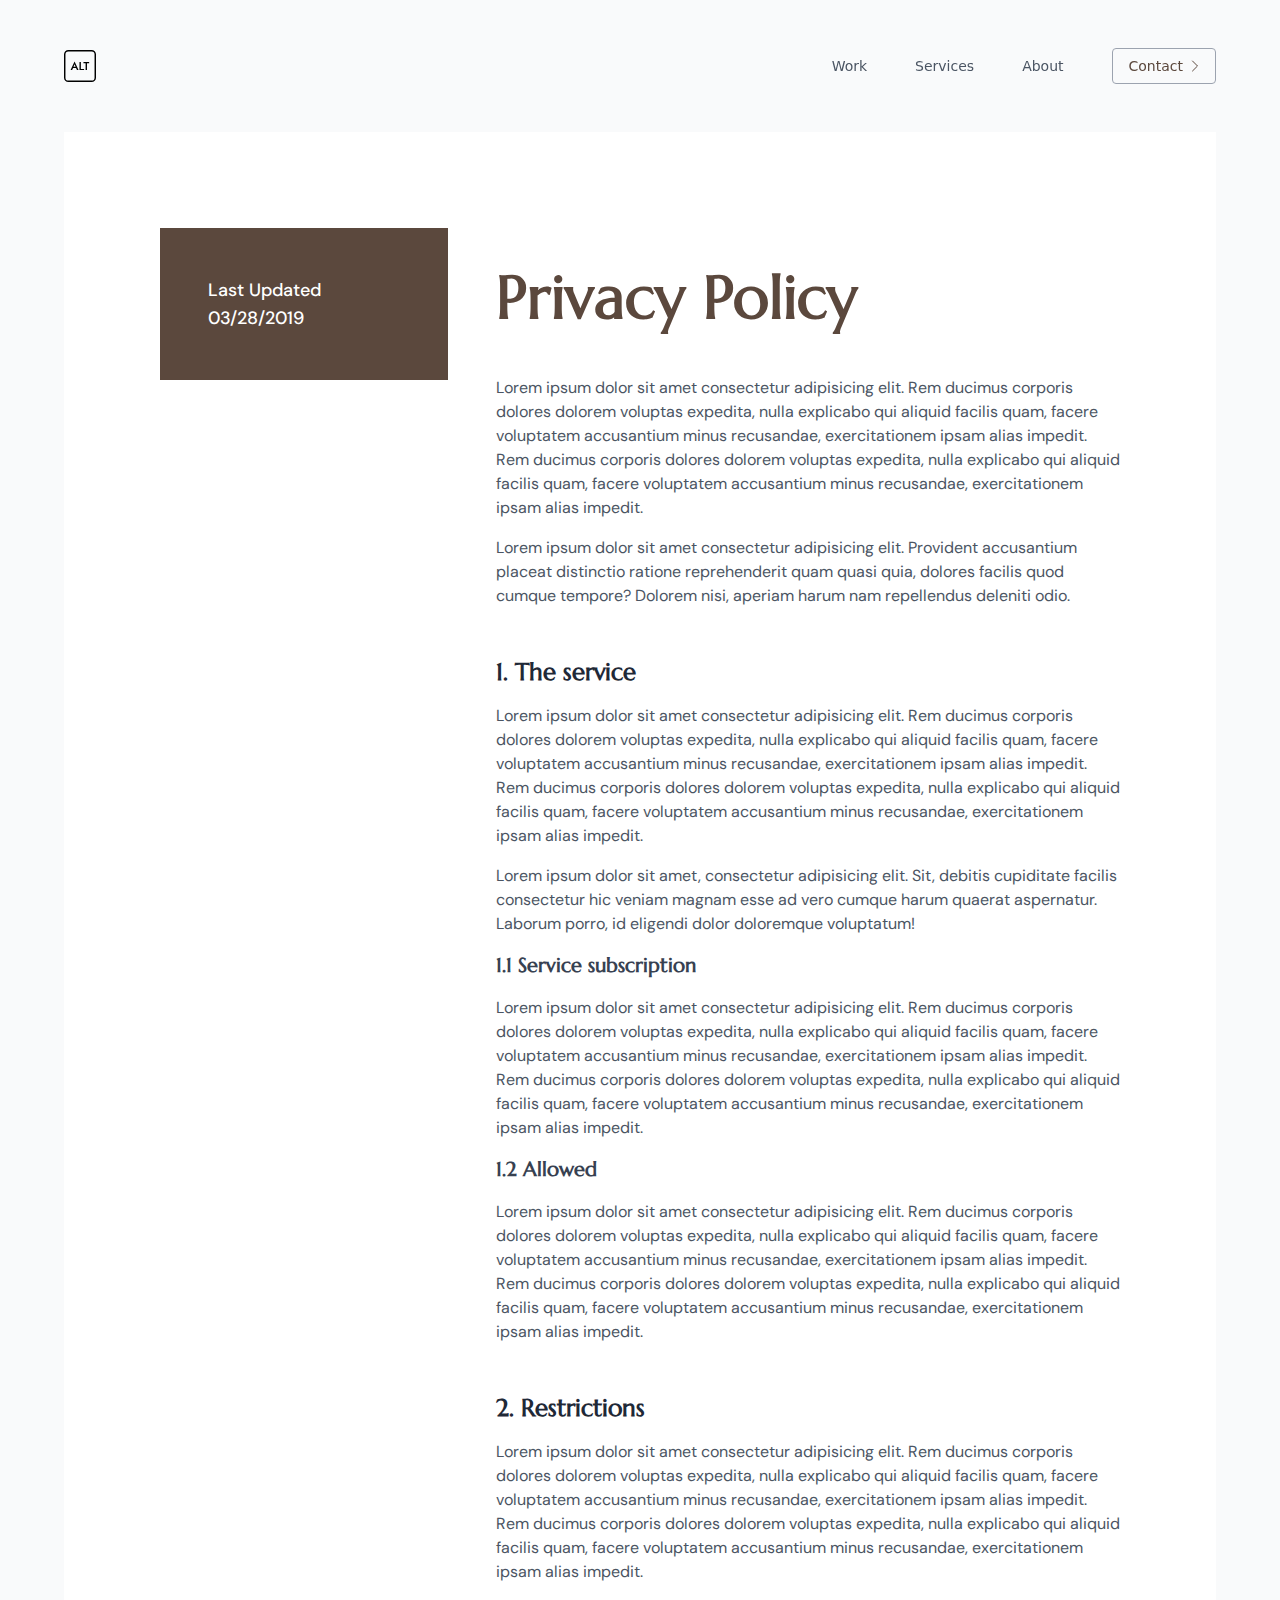
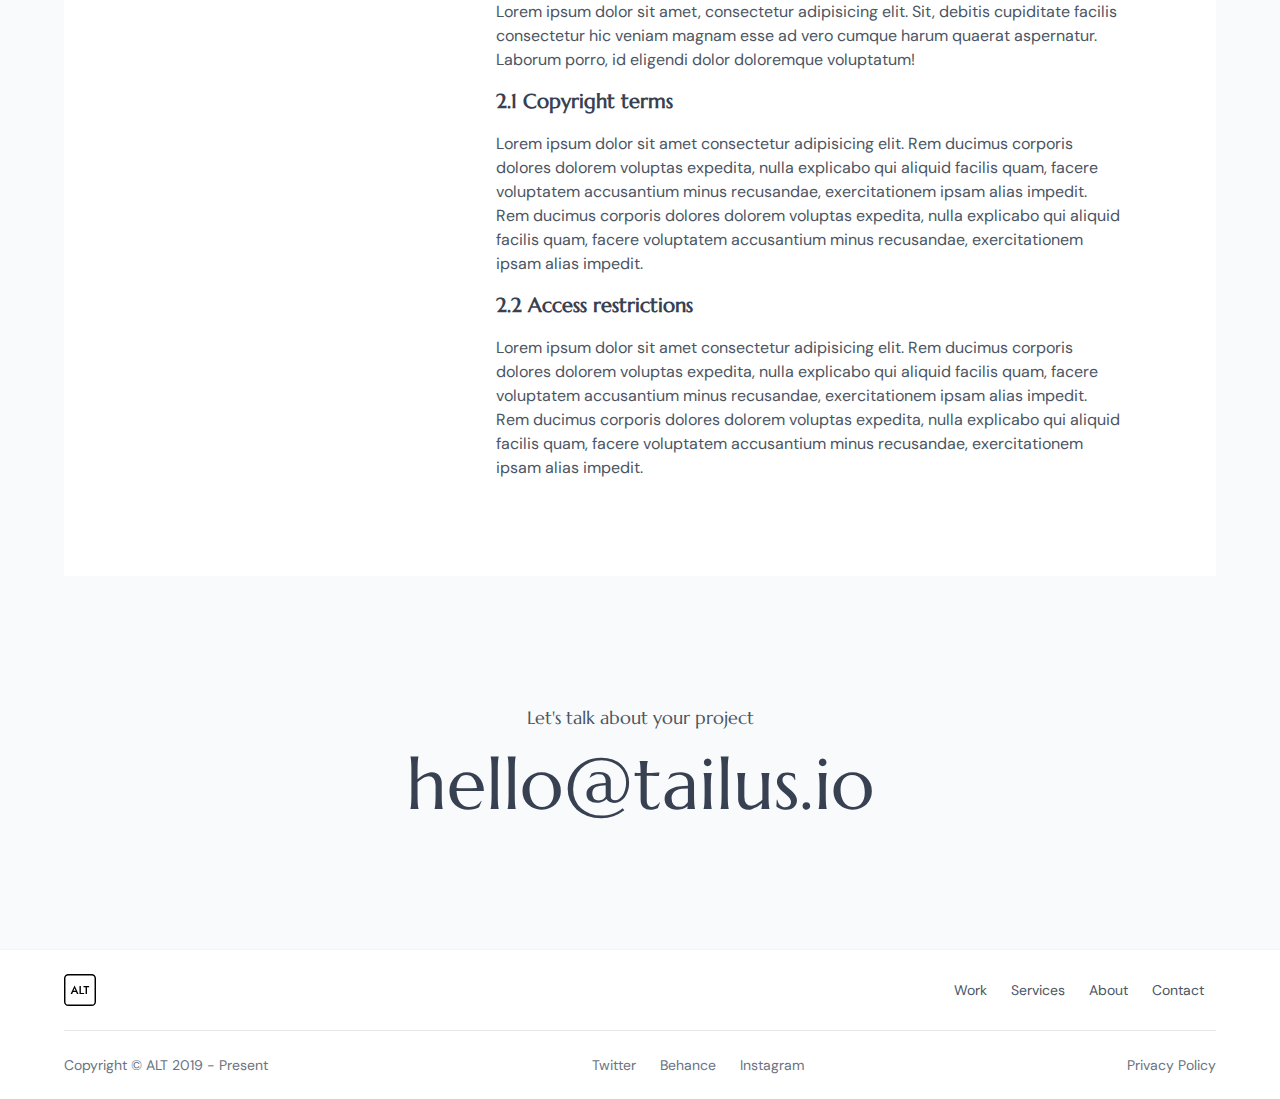
<file: pages/privacy.html>
<!DOCTYPE html>
<html lang="en">
    
<head>
        <meta charset="UTF-8" />
        <link rel="icon" type="image/svg+xml" href="../favicon.svg" />
        <meta name="viewport" content="width=device-width, initial-scale=1.0" />
        <title>Alt template - Privacy Policy</title>
        <meta name="description" content="Modern multi purpose agency template" />

        <!-- Facebook Meta Tags -->
        <meta property="og:url" content="" />
        <meta property="og:type" content="website" />
        <meta property="og:title" content="Alt template" />
        <meta property="og:description" content="Modern multi purpose agency template" />
        <meta property="og:image" content="" />

        <!-- Twitter Meta Tags -->
        <meta name="twitter:card" content="summary_large_image" />
        <meta property="twitter:domain" content="alt.com" />
        <meta property="twitter:url" content="" />
        <meta name="twitter:title" content="Alt template" />
        <meta name="twitter:description" content="Modern multi purpose agency template" />
        <meta name="twitter:image" content="" />

        <link rel="preconnect" href="https://fonts.googleapis.com/" />
        <link rel="preconnect" href="https://fonts.gstatic.com/" crossorigin />
        <link href="https://fonts.googleapis.com/css2?family=DM+Sans:wght@400;500;700&amp;display=swap" rel="stylesheet" />
        <link href="https://fonts.googleapis.com/css2?family=Marcellus&amp;display=swap" rel="stylesheet" />
      <script type="module" crossorigin src="../assets/main-d68ab2bf.js"></script>
      <link rel="stylesheet" href="../assets/main-07cced45.css">
    </head>
    <body class="bg-gray-50">
        <header class="py-6 sm:py-12">
            <div class="mx-auto max-w-7xl px-4 sm:px-12 lg:px-8 xl:px-16">
                <div class="flex flex-wrap justify-between lg:items-center">
                    <div class="relative z-30 flex w-full items-center justify-between overflow-hidden lg:w-auto">
                        <a href="../index.html">
                            <img class="h-8 w-8" src="../favicon.svg" alt="alt logo" width="120" height="120" />
                        </a>
                        <button aria-label="humburger" id="hamburger" class="-mr-6 p-6 lg:hidden">
                            <div aria-hidden="true" class="m-auto h-0.5 w-6 rounded bg-dark transition duration-300"></div>
                            <div aria-hidden="true" class="m-auto mt-2 h-0.5 w-6 rounded bg-dark transition duration-300"></div>
                        </button>
                    </div>
                    <div id="navlinks" class="fixed inset-0 z-20 hidden h-full w-full items-center justify-center bg-white/90 backdrop-blur-3xl lg:static lg:block lg:h-auto lg:w-auto lg:bg-transparent lg:backdrop-blur-none">
                        <ul class="group flex flex-col items-center gap-6 font-serif text-lg text-gray-600 lg:flex-row lg:gap-0 lg:font-sans lg:text-sm">
                            <li class="text-right transition duration-500 group-hover:text-gray-300 lg:text-left">
                                <a aria-current="page" href="../index.html" class="block py-1 px-6 hover:text-gray-800">Work</a>
                            </li>
                            <li class="text-right transition duration-500 group-hover:text-gray-300 lg:text-left">
                                <a href="services.html" class="block py-1 px-6 hover:text-gray-800">Services</a>
                            </li>
                            <li class="text-right transition duration-500 group-hover:text-gray-300 lg:text-left">
                                <a href="about.html" class="block py-1 px-6 hover:text-gray-800">About</a>
                            </li>
                            <li class="text-right lg:pl-6 lg:text-left">
                                <a href="contact.html" class="group/a flex h-9 items-center overflow-hidden rounded border border-gray-400 py-1 px-4 text-sm text-primary transition-all duration-300 hover:rounded-md hover:border-primary hover:bg-primary hover:text-white">
                                    <span class="relative flex items-center">
                                        Contact
                                        <svg xmlns="http://www.w3.org/2000/svg" fill="none" viewBox="0 0 24 24" stroke-width="1.5" stroke="currentColor" class="group-hover/a:translate-x-2 h-4 w-4 translate-x-1 duration-300">
                                            <path stroke-linecap="round" stroke-linejoin="round" d="M8.25 4.5l7.5 7.5-7.5 7.5" />
                                        </svg>
                                    </span>
                                </a>
                            </li>
                        </ul>
                    </div>
                </div>
            </div>
        </header>
        <main>
            <section class="relative z-10 pt-12 sm:pt-20 md:pt-32 lg:pt-0">
                <div class="mx-auto max-w-7xl px-4 sm:px-12 lg:px-8 xl:px-16">
                    <div class="grid gap-12 pb-20 md:bg-white md:p-12 lg:grid-cols-3 lg:p-24">
                        <div class="col-span-1">
                            <div class="bg-primary p-8 sm:p-12">
                                <span class="text-lg font-medium text-white">Last Updated 03/28/2019</span>
                            </div>
                        </div>
                        <div class="space-y-12 text-gray-600 lg:col-span-2">
                            <h1 class="mt-10 text-6xl font-bold text-primary">Privacy Policy</h1>
                            <div class="space-y-4">
                                <p>Lorem ipsum dolor sit amet consectetur adipisicing elit. Rem ducimus corporis dolores dolorem voluptas expedita, nulla explicabo qui aliquid facilis quam, facere voluptatem accusantium minus recusandae, exercitationem ipsam alias impedit. Rem ducimus corporis dolores dolorem voluptas expedita, nulla explicabo qui aliquid facilis quam, facere voluptatem accusantium minus recusandae, exercitationem ipsam alias impedit.</p>
                                <p>Lorem ipsum dolor sit amet consectetur adipisicing elit. Provident accusantium placeat distinctio ratione reprehenderit quam quasi quia, dolores facilis quod cumque tempore? Dolorem nisi, aperiam harum nam repellendus deleniti odio.</p>
                            </div>

                            <div class="space-y-4">
                                <h2 class="text-2xl font-semibold text-gray-800">1. The service</h2>
                                <p>Lorem ipsum dolor sit amet consectetur adipisicing elit. Rem ducimus corporis dolores dolorem voluptas expedita, nulla explicabo qui aliquid facilis quam, facere voluptatem accusantium minus recusandae, exercitationem ipsam alias impedit. Rem ducimus corporis dolores dolorem voluptas expedita, nulla explicabo qui aliquid facilis quam, facere voluptatem accusantium minus recusandae, exercitationem ipsam alias impedit.</p>
                                <p>Lorem ipsum dolor sit amet, consectetur adipisicing elit. Sit, debitis cupiditate facilis consectetur hic veniam magnam esse ad vero cumque harum quaerat aspernatur. Laborum porro, id eligendi dolor doloremque voluptatum!</p>

                                <h3 class="text-xl font-semibold text-gray-700">1.1 Service subscription</h3>
                                <p>Lorem ipsum dolor sit amet consectetur adipisicing elit. Rem ducimus corporis dolores dolorem voluptas expedita, nulla explicabo qui aliquid facilis quam, facere voluptatem accusantium minus recusandae, exercitationem ipsam alias impedit. Rem ducimus corporis dolores dolorem voluptas expedita, nulla explicabo qui aliquid facilis quam, facere voluptatem accusantium minus recusandae, exercitationem ipsam alias impedit.</p>

                                <h3 class="text-xl font-semibold text-gray-700">1.2 Allowed</h3>
                                <p>Lorem ipsum dolor sit amet consectetur adipisicing elit. Rem ducimus corporis dolores dolorem voluptas expedita, nulla explicabo qui aliquid facilis quam, facere voluptatem accusantium minus recusandae, exercitationem ipsam alias impedit. Rem ducimus corporis dolores dolorem voluptas expedita, nulla explicabo qui aliquid facilis quam, facere voluptatem accusantium minus recusandae, exercitationem ipsam alias impedit.</p>
                            </div>

                            <div class="space-y-4">
                                <h2 class="text-2xl font-semibold text-gray-800">2. Restrictions</h2>
                                <p>Lorem ipsum dolor sit amet consectetur adipisicing elit. Rem ducimus corporis dolores dolorem voluptas expedita, nulla explicabo qui aliquid facilis quam, facere voluptatem accusantium minus recusandae, exercitationem ipsam alias impedit. Rem ducimus corporis dolores dolorem voluptas expedita, nulla explicabo qui aliquid facilis quam, facere voluptatem accusantium minus recusandae, exercitationem ipsam alias impedit.</p>
                                <p>Lorem ipsum dolor sit amet, consectetur adipisicing elit. Sit, debitis cupiditate facilis consectetur hic veniam magnam esse ad vero cumque harum quaerat aspernatur. Laborum porro, id eligendi dolor doloremque voluptatum!</p>

                                <h3 class="text-xl font-semibold text-gray-700">2.1 Copyright terms</h3>
                                <p>Lorem ipsum dolor sit amet consectetur adipisicing elit. Rem ducimus corporis dolores dolorem voluptas expedita, nulla explicabo qui aliquid facilis quam, facere voluptatem accusantium minus recusandae, exercitationem ipsam alias impedit. Rem ducimus corporis dolores dolorem voluptas expedita, nulla explicabo qui aliquid facilis quam, facere voluptatem accusantium minus recusandae, exercitationem ipsam alias impedit.</p>

                                <h3 class="text-xl font-semibold text-gray-700">2.2 Access restrictions</h3>
                                <p>Lorem ipsum dolor sit amet consectetur adipisicing elit. Rem ducimus corporis dolores dolorem voluptas expedita, nulla explicabo qui aliquid facilis quam, facere voluptatem accusantium minus recusandae, exercitationem ipsam alias impedit. Rem ducimus corporis dolores dolorem voluptas expedita, nulla explicabo qui aliquid facilis quam, facere voluptatem accusantium minus recusandae, exercitationem ipsam alias impedit.</p>
                            </div>
                        </div>
                    </div>
                </div>
            </section>
            <section class="border-b border-b-gray-100 py-32">
                <div class="mx-auto max-w-7xl px-4 sm:px-12 lg:px-8 xl:px-16">
                    <h2 class="text-center text-lg font-medium text-gray-600">Let's talk about your project</h2>
                    <a href="mailto:hello@tailus.io" class="relative mt-4 block text-center text-5xl font-thin transition-all duration-500 hover:tracking-wide sm:text-7xl">
                        <span class="font-serif text-gray-700 transition duration-700 hover:bg-gradient-to-r hover:from-secondary hover:to-primary hover:bg-clip-text hover:text-transparent">hello@tailus.io</span>
                    </a>
                </div>
            </section>
        </main>
        <footer class="bg-white pt-6">
            <div class="mx-auto max-w-7xl divide-y px-4 sm:px-12 lg:px-8 xl:px-16">
                <div class="flex flex-col items-center justify-between gap-6 pb-6 sm:flex-row">
                    <a href="../index.html" class="block w-max">
                        <img class="h-8 w-8" src="../favicon.svg" alt="alt logo" width="120" height="120" />
                    </a>
                    <ul class="group items-center justify-center gap-0 text-center text-sm text-gray-600 sm:flex lg:gap-0">
                        <li class="transition duration-500 group-hover:text-gray-300">
                            <a aria-current="page" href="../index.html" class="block py-1 px-3 hover:text-gray-800">Work</a>
                        </li>
                        <li class="transition duration-500 group-hover:text-gray-300">
                            <a href="services.html" class="block py-1 px-3 hover:text-gray-800">Services</a>
                        </li>
                        <li class="transition duration-500 group-hover:text-gray-300">
                            <a href="about.html" class="block py-1 px-3 hover:text-gray-800">About</a>
                        </li>
                        <li class="transition duration-500 group-hover:text-gray-300">
                            <a href="contact.html" class="block py-1 px-3 hover:text-gray-800">Contact</a>
                        </li>
                    </ul>
                </div>
                <div class="flex flex-col flex-wrap items-center justify-between gap-4 py-6 text-sm text-gray-500 sm:flex-row sm:gap-6">
                    <span class="order-last sm:order-first">Copyright &copy; ALT 2019 - Present</span>
                    <ul class="order-first flex gap-6 sm:order-2">
                        <li>
                            <a href="#" target="_blank" class="transition duration-300 hover:text-gray-600">Twitter</a>
                        </li>
                        <li>
                            <a href="#" target="_blank" class="transition duration-300 hover:text-gray-600">Behance</a>
                        </li>
                        <li>
                            <a href="#" target="_blank" class="transition duration-300 hover:text-gray-600">Instagram</a>
                        </li>
                    </ul>
                    <a href="privacy.html" class="order-2 transition duration-300 hover:text-gray-600 sm:order-last">Privacy Policy</a>
                </div>
            </div>
        </footer>
        
    </body>

</html>
</file>
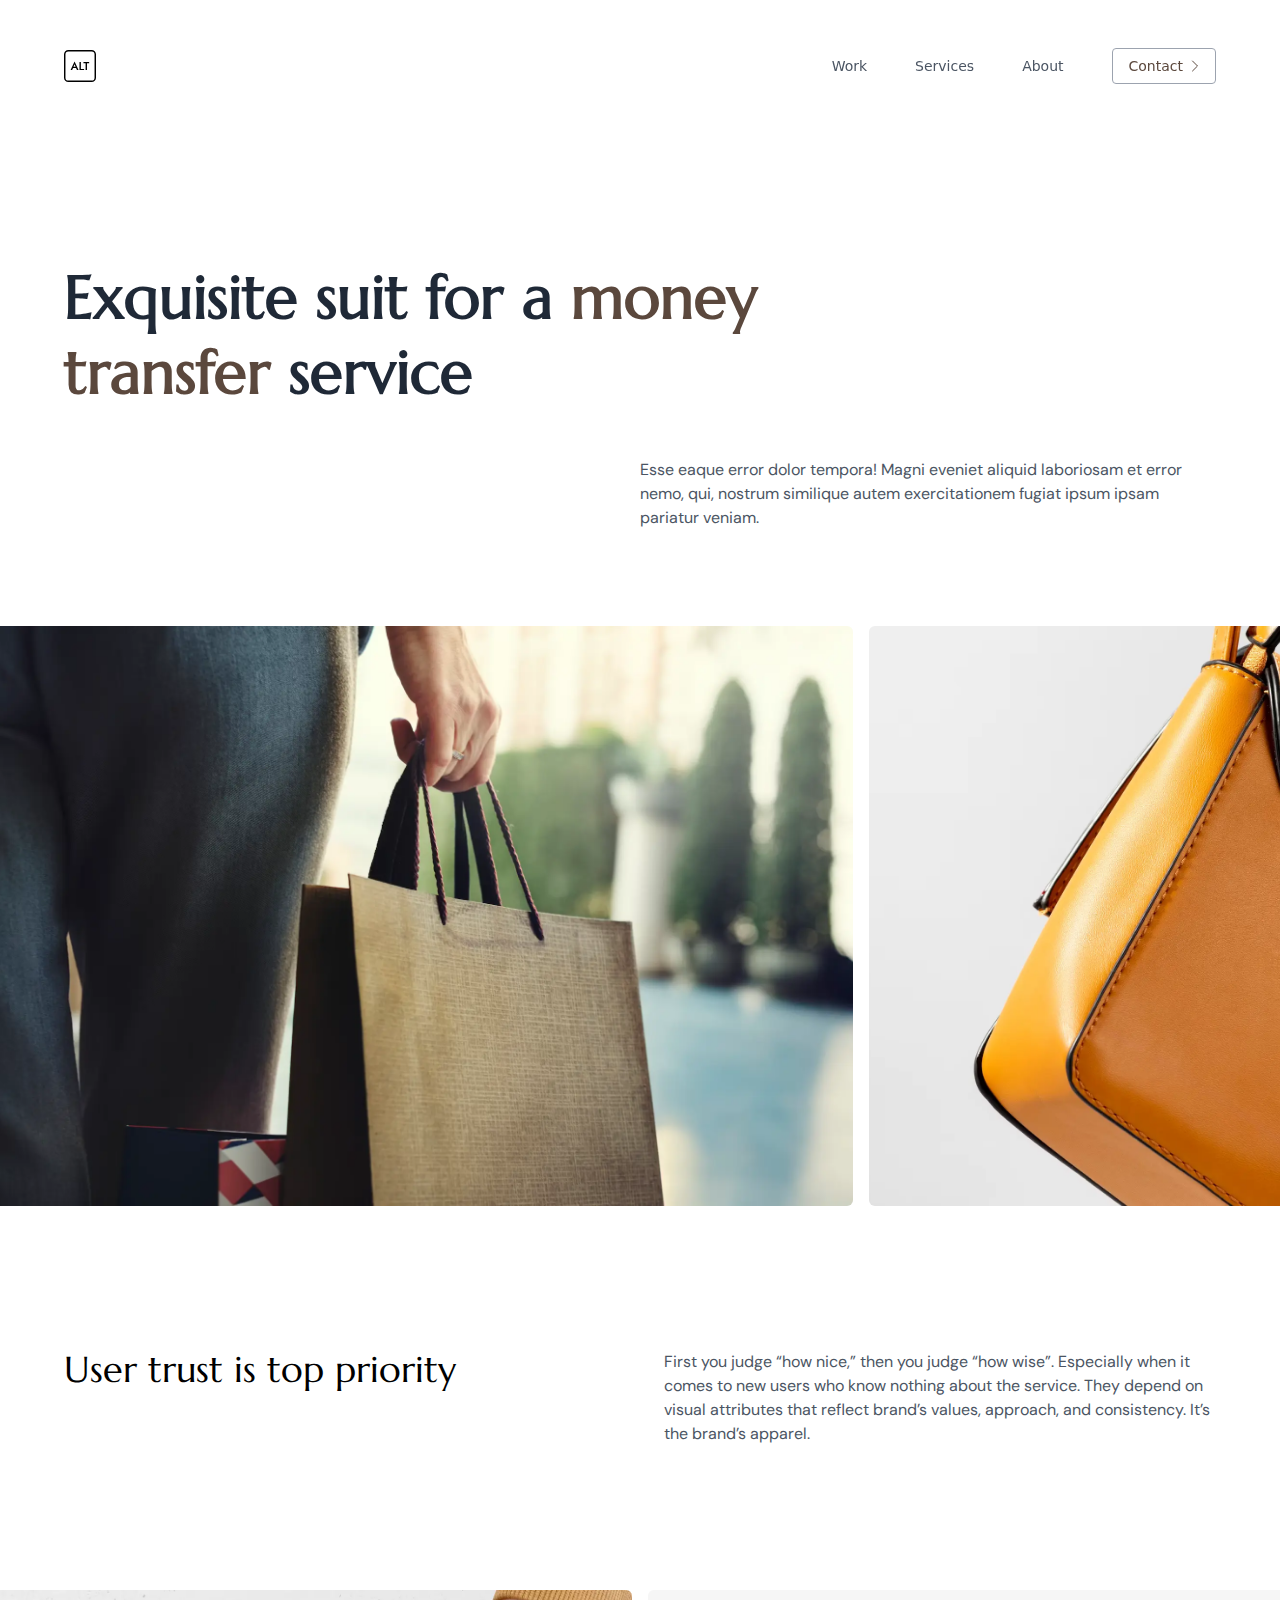
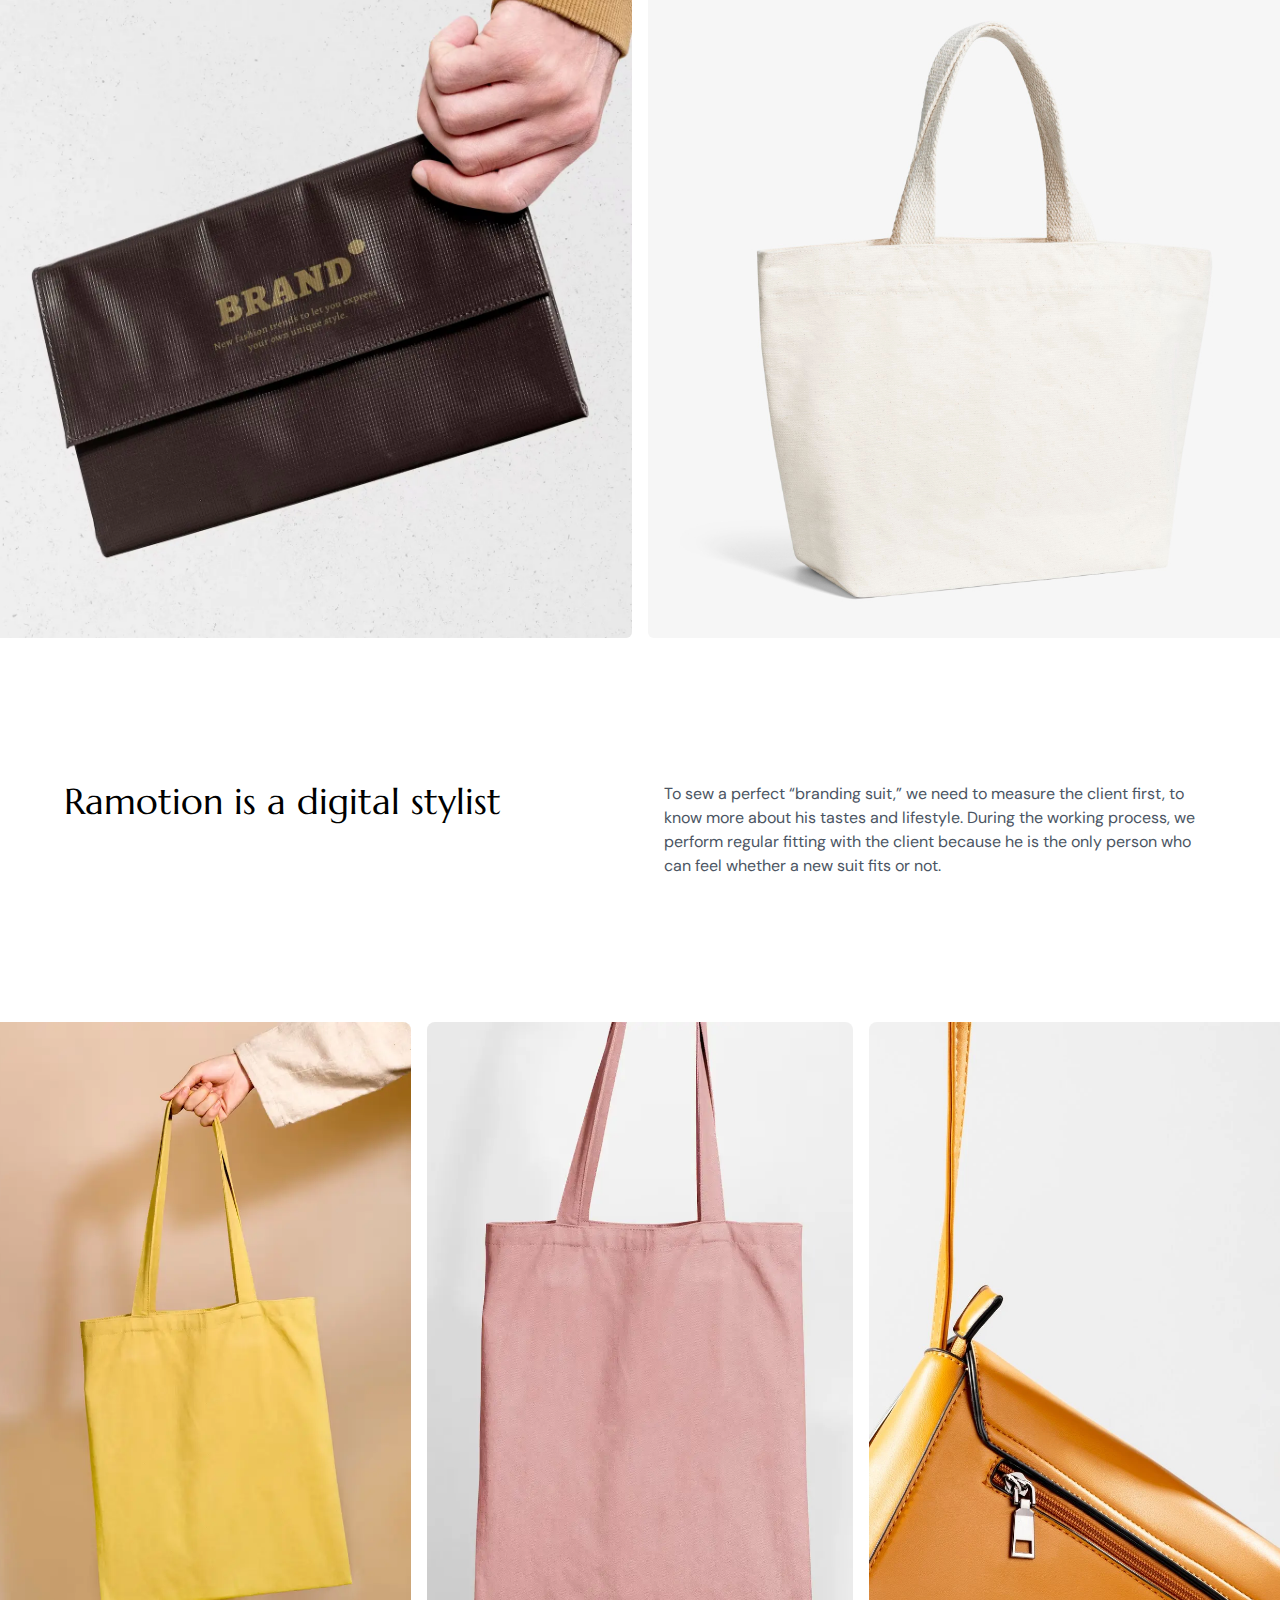
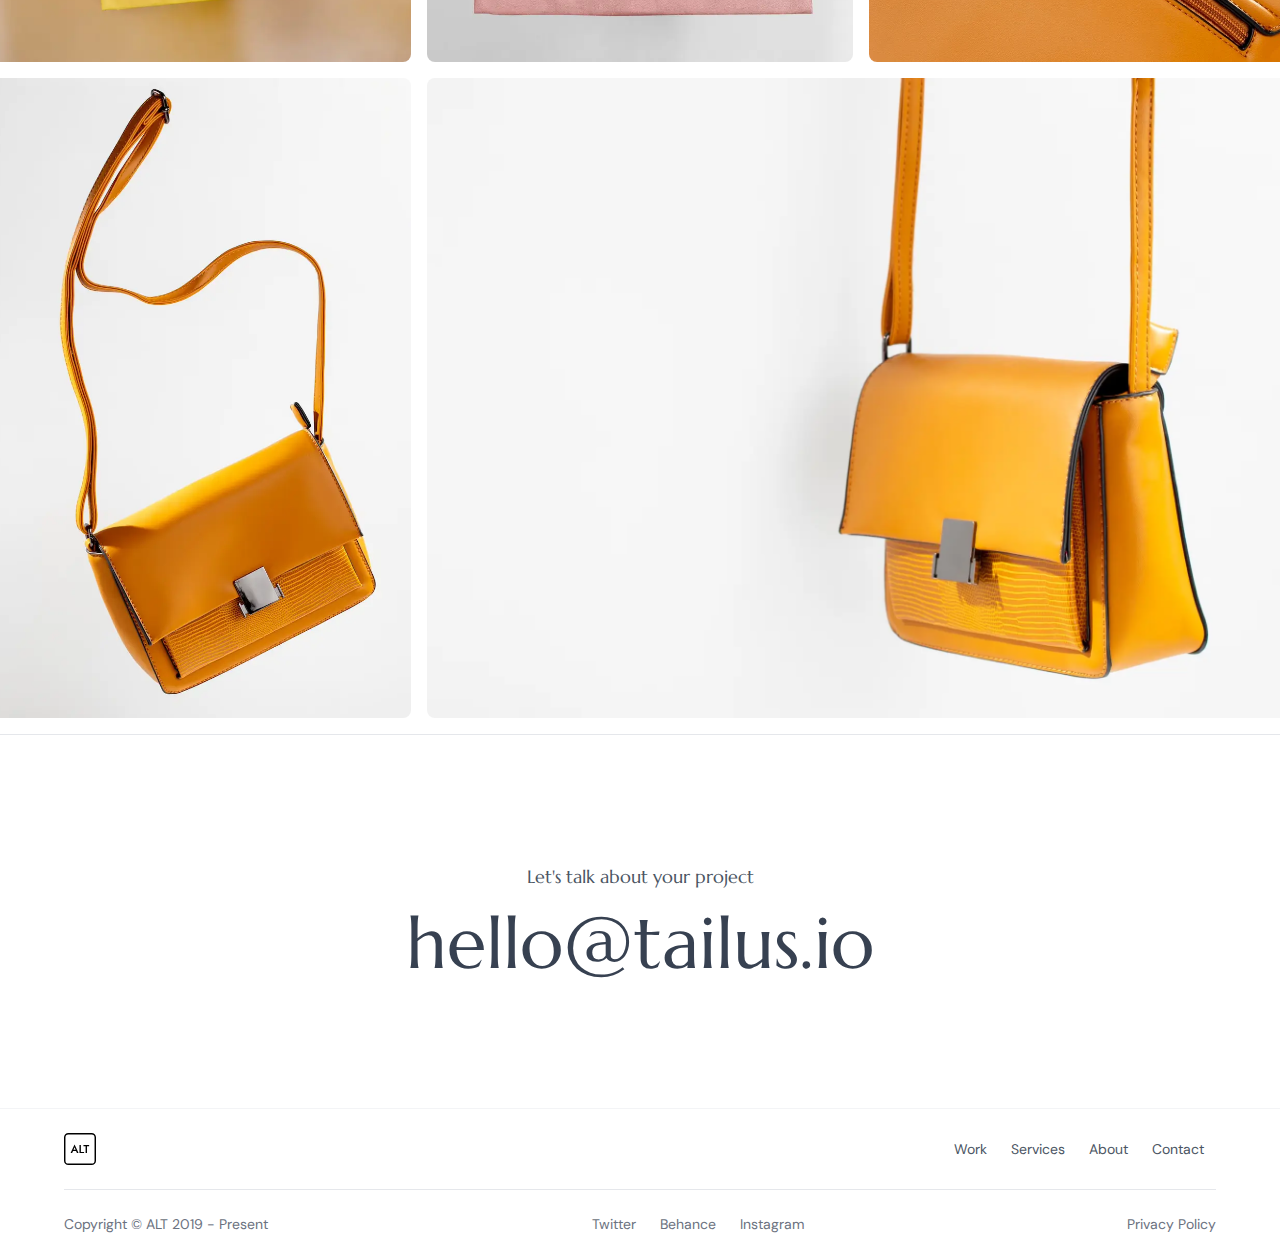
<file: pages/project.html>
<!DOCTYPE html>
<html lang="en">
    
<head>
        <meta charset="UTF-8" />
        <link rel="icon" type="image/svg+xml" href="../favicon.svg" />
        <meta name="viewport" content="width=device-width, initial-scale=1.0" />
        <title>Alt template - Project</title>
        <meta name="description" content="Modern multi purpose agency template" />

        <!-- Facebook Meta Tags -->
        <meta property="og:url" content="" />
        <meta property="og:type" content="website" />
        <meta property="og:title" content="Alt template" />
        <meta property="og:description" content="Modern multi purpose agency template" />
        <meta property="og:image" content="" />

        <!-- Twitter Meta Tags -->
        <meta name="twitter:card" content="summary_large_image" />
        <meta property="twitter:domain" content="alt.com" />
        <meta property="twitter:url" content="" />
        <meta name="twitter:title" content="Alt template" />
        <meta name="twitter:description" content="Modern multi purpose agency template" />
        <meta name="twitter:image" content="" />

        <link rel="preconnect" href="https://fonts.googleapis.com/" />
        <link rel="preconnect" href="https://fonts.gstatic.com/" crossorigin />
        <link href="https://fonts.googleapis.com/css2?family=DM+Sans:wght@400;500;700&amp;display=swap" rel="stylesheet" />
        <link href="https://fonts.googleapis.com/css2?family=Marcellus&amp;display=swap" rel="stylesheet" />
      <script type="module" crossorigin src="../assets/main-d68ab2bf.js"></script>
      <link rel="stylesheet" href="../assets/main-07cced45.css">
    </head>
    <body class="bg-white">
        <header class="py-6 sm:py-12">
            <div class="mx-auto max-w-7xl px-4 sm:px-12 lg:px-8 xl:px-16">
                <div class="flex flex-wrap justify-between lg:items-center">
                    <div class="relative z-30 flex w-full items-center justify-between overflow-hidden lg:w-auto">
                        <a href="../index.html">
                            <img class="h-8 w-8" src="../favicon.svg" alt="alt logo" width="120" height="120" />
                        </a>
                        <button aria-label="humburger" id="hamburger" class="-mr-6 p-6 lg:hidden">
                            <div aria-hidden="true" class="m-auto h-0.5 w-6 rounded bg-dark transition duration-300"></div>
                            <div aria-hidden="true" class="m-auto mt-2 h-0.5 w-6 rounded bg-dark transition duration-300"></div>
                        </button>
                    </div>
                    <div id="navlinks" class="fixed inset-0 z-20 hidden h-full w-full items-center justify-center bg-white/90 backdrop-blur-3xl lg:static lg:block lg:h-auto lg:w-auto lg:bg-transparent lg:backdrop-blur-none">
                        <ul class="group flex flex-col items-center gap-6 font-serif text-lg text-gray-600 lg:flex-row lg:gap-0 lg:font-sans lg:text-sm">
                            <li class="text-right transition duration-500 group-hover:text-gray-300 lg:text-left">
                                <a aria-current="page" href="../index.html" class="block py-1 px-6 hover:text-gray-800">Work</a>
                            </li>
                            <li class="text-right transition duration-500 group-hover:text-gray-300 lg:text-left">
                                <a href="services.html" class="block py-1 px-6 hover:text-gray-800">Services</a>
                            </li>
                            <li class="text-right transition duration-500 group-hover:text-gray-300 lg:text-left">
                                <a href="about.html" class="block py-1 px-6 hover:text-gray-800">About</a>
                            </li>
                            <li class="text-right lg:pl-6 lg:text-left">
                                <a href="contact.html" class="group/a flex h-9 items-center overflow-hidden rounded border border-gray-400 py-1 px-4 text-sm text-primary transition-all duration-300 hover:rounded-md hover:border-primary hover:bg-primary hover:text-white">
                                    <span class="relative flex items-center">
                                        Contact
                                        <svg xmlns="http://www.w3.org/2000/svg" fill="none" viewBox="0 0 24 24" stroke-width="1.5" stroke="currentColor" class="group-hover/a:translate-x-2 h-4 w-4 translate-x-1 duration-300">
                                            <path stroke-linecap="round" stroke-linejoin="round" d="M8.25 4.5l7.5 7.5-7.5 7.5" />
                                        </svg>
                                    </span>
                                </a>
                            </li>
                        </ul>
                    </div>
                </div>
            </div>
        </header>
        <main>
            <section class="pt-12 sm:pt-20 md:pt-32">
                <div class="mx-auto max-w-7xl px-4 sm:px-12 lg:px-8 xl:px-16">
                    <div>
                        <h1 class="text-4xl font-bold text-gray-800 sm:text-5xl lg:w-2/3 lg:text-6xl lg:leading-tight">Exquisite suit for a <span class="font-bold text-primary">money transfer </span> service</h1>
                        <p class="ml-auto mt-12 text-gray-600 sm:w-3/5 lg:w-1/2">Esse eaque error dolor tempora! Magni eveniet aliquid laboriosam et error nemo, qui, nostrum similique autem exercitationem fugiat ipsum ipsam pariatur veniam.</p>
                    </div>
                    <div class="-mx-2 mt-24 sm:-mx-8 lg:-mx-4 xl:-mx-20">
                        <div class="group grid gap-2 sm:grid-cols-3 sm:gap-4">
                            <img class="h-full w-full rounded-md object-cover sm:col-span-2" src="../images/bags/one.webp" alt="project cover" width="1800" height="1201" />
                            <img class="h-full w-full rounded-md object-cover" src="../images/bags/two.webp" alt="project cover" width="2000" height="1333" />
                        </div>
                    </div>
                    <div class="my-20 space-y-20 sm:my-32 sm:space-y-32 md:my-36 md:space-y-36">
                        <div class="gap-4 sm:grid sm:grid-cols-2 md:gap-6 lg:gap-12">
                            <h2 class="text-3xl sm:text-4xl">User trust is top priority</h2>
                            <p class="mt-6 text-gray-600 sm:mt-0">First you judge “how nice,” then you judge “how wise”. Especially when it comes to new users who know nothing about the service. They depend on visual attributes that reflect brand’s values, approach, and consistency. It’s the brand’s apparel.</p>
                        </div>
                        <div class="-mx-2 grid grid-cols-2 gap-2 sm:-mx-8 sm:gap-4 lg:-mx-4 xl:-mx-20">
                            <img class="h-full w-full rounded-md object-cover object-left" src="../images/bags/three.webp" alt="project cover" width="1380" height="1380" />
                            <img class="h-full w-full rounded-md object-cover object-left" src="../images/bags/four.webp" alt="project cover" width="1380" height="1380" />
                        </div>
                    </div>
                    <div class="mt-20 space-y-20 sm:mt-32 sm:space-y-32 md:mt-36 md:space-y-36">
                        <div class="gap-4 sm:grid sm:grid-cols-2 md:gap-6 lg:gap-12">
                            <h2 class="text-3xl sm:text-4xl">Ramotion is a digital stylist</h2>
                            <p class="mt-6 text-gray-600 sm:mt-0">To sew a perfect “branding suit,” we need to measure the client first, to know more about his tastes and lifestyle. During the working process, we perform regular fitting with the client because he is the only person who can feel whether a new suit fits or not.</p>
                        </div>
                        <div class="-mx-2 grid grid-cols-2 gap-2 sm:-mx-8 sm:gap-4 md:grid-cols-3 lg:-mx-4 xl:-mx-20">
                            <img class="h-full w-full rounded-lg object-cover" src="../images/bags/five.webp" alt="project cover" width="826" height="1239" />
                            <img class="h-full w-full rounded-lg object-cover" src="../images/bags/six.webp" alt="project cover" width="826" height="1239" />
                            <img class="h-full w-full rounded-lg object-cover" src="../images/bags/seven.webp" alt="project cover" width="826" height="1239" />
                            <img class="h-full w-full rounded-lg object-cover" src="../images/bags/eight.webp" alt="project cover" width="826" height="1239" />
                            <img class="col-span-2 h-full w-full rounded-lg object-cover" src="../images/bags/nine.webp" alt="project cover" width="2000" height="1333" />
                        </div>
                    </div>
                </div>
            </section>

            <section class="mt-2 border-t border-b border-b-gray-100 py-32 sm:mt-4">
                <div class="mx-auto max-w-7xl px-4 sm:px-12 lg:px-8 xl:px-16">
                    <h2 class="text-center text-lg font-medium text-gray-600">Let's talk about your project</h2>
                    <a href="mailto:hello@tailus.io" class="relative mt-4 block text-center text-5xl font-thin transition-all duration-500 hover:tracking-wide sm:text-7xl">
                        <span class="font-serif text-gray-700 transition duration-700 hover:bg-gradient-to-r hover:from-secondary hover:to-primary hover:bg-clip-text hover:text-transparent">hello@tailus.io</span>
                    </a>
                </div>
            </section>
        </main>
        <footer class="bg-white pt-6">
            <div class="mx-auto max-w-7xl divide-y px-4 sm:px-12 lg:px-8 xl:px-16">
                <div class="flex flex-col items-center justify-between gap-6 pb-6 sm:flex-row">
                    <a href="../index.html" class="block w-max">
                        <img class="h-8 w-8" src="../favicon.svg" alt="alt logo" width="120" height="120" />
                    </a>
                    <ul class="group items-center justify-center gap-0 text-center text-sm text-gray-600 sm:flex lg:gap-0">
                        <li class="transition duration-500 group-hover:text-gray-300">
                            <a aria-current="page" href="../index.html" class="block py-1 px-3 hover:text-gray-800">Work</a>
                        </li>
                        <li class="transition duration-500 group-hover:text-gray-300">
                            <a href="services.html" class="block py-1 px-3 hover:text-gray-800">Services</a>
                        </li>
                        <li class="transition duration-500 group-hover:text-gray-300">
                            <a href="about.html" class="block py-1 px-3 hover:text-gray-800">About</a>
                        </li>
                        <li class="transition duration-500 group-hover:text-gray-300">
                            <a href="contact.html" class="block py-1 px-3 hover:text-gray-800">Contact</a>
                        </li>
                    </ul>
                </div>
                <div class="flex flex-col flex-wrap items-center justify-between gap-4 py-6 text-sm text-gray-500 sm:flex-row sm:gap-6">
                    <span class="order-last sm:order-first">Copyright &copy; ALT 2019 - Present</span>
                    <ul class="order-first flex gap-6 sm:order-2">
                        <li>
                            <a href="#" target="_blank" class="transition duration-300 hover:text-gray-600">Twitter</a>
                        </li>
                        <li>
                            <a href="#" target="_blank" class="transition duration-300 hover:text-gray-600">Behance</a>
                        </li>
                        <li>
                            <a href="#" target="_blank" class="transition duration-300 hover:text-gray-600">Instagram</a>
                        </li>
                    </ul>
                    <a href="privacy.html" class="order-2 transition duration-300 hover:text-gray-600 sm:order-last">Privacy Policy</a>
                </div>
            </div>
        </footer>
        
    </body>

</html>
</file>
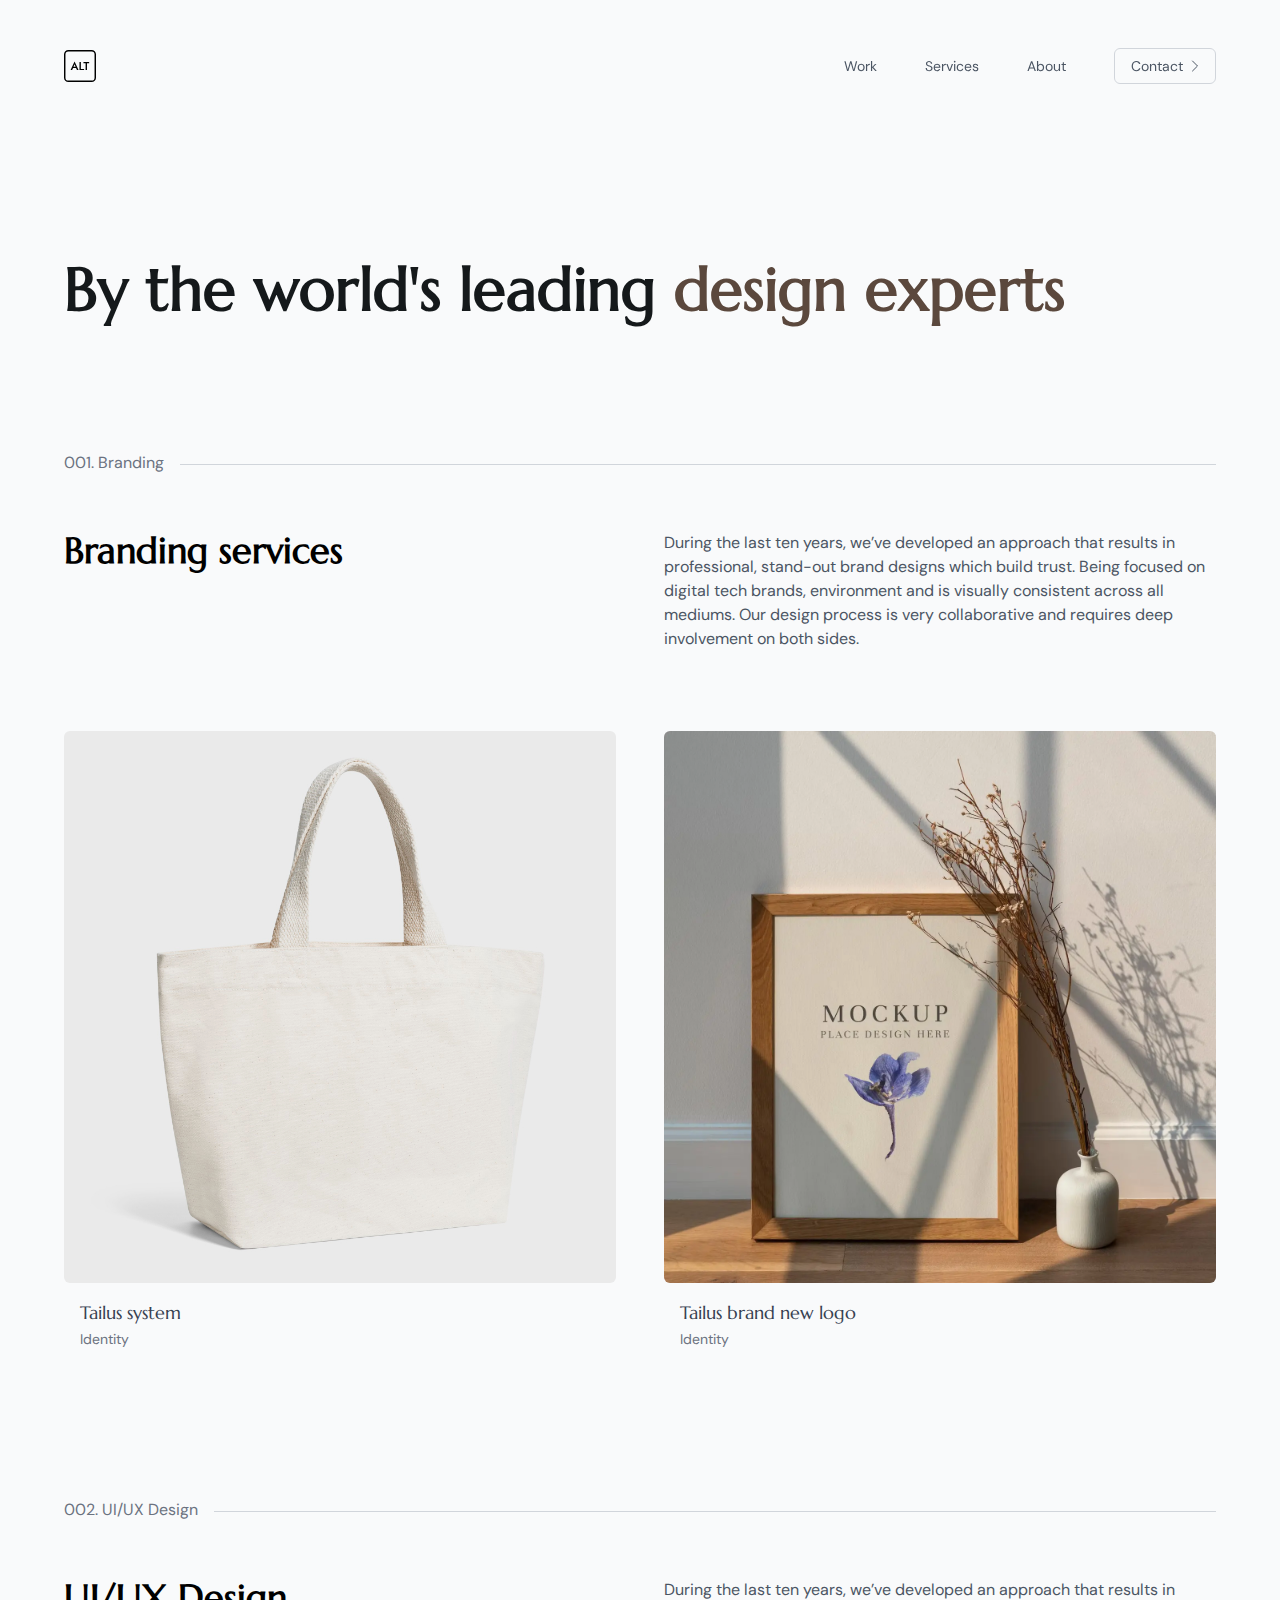
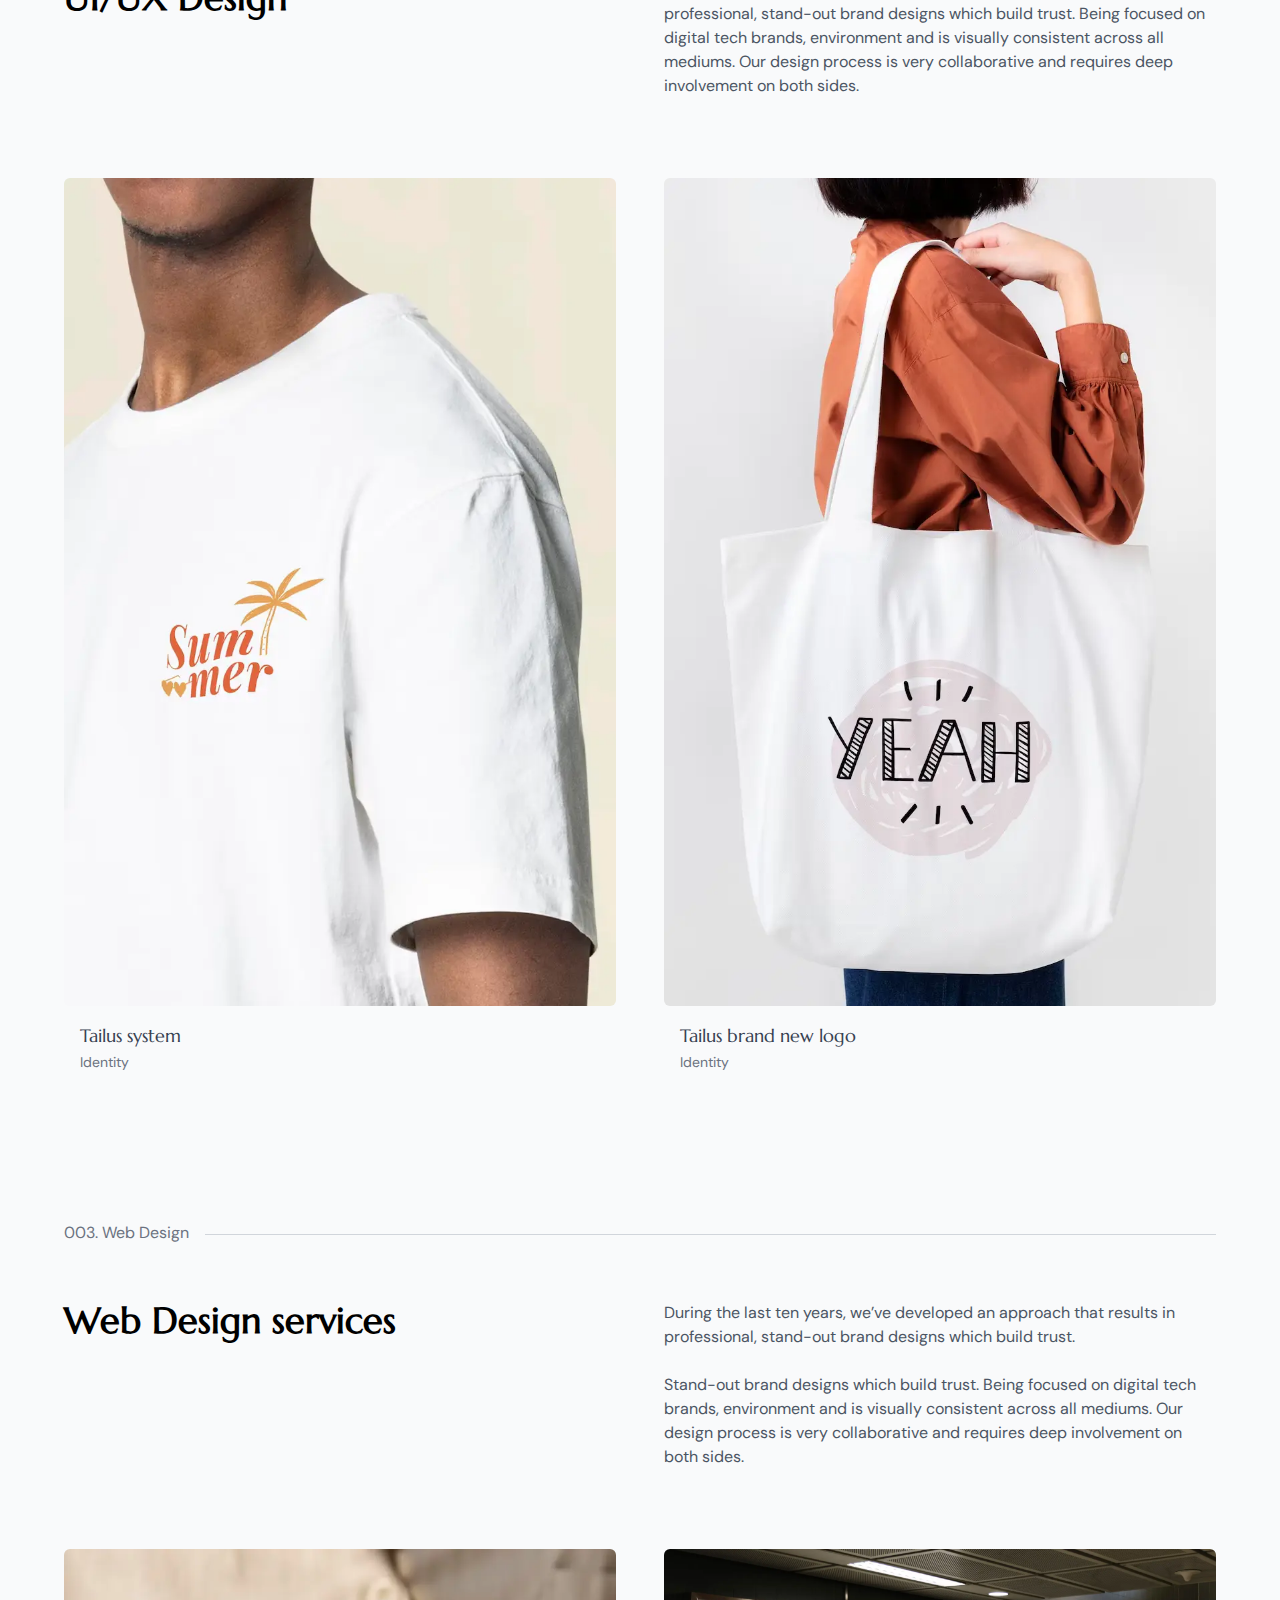
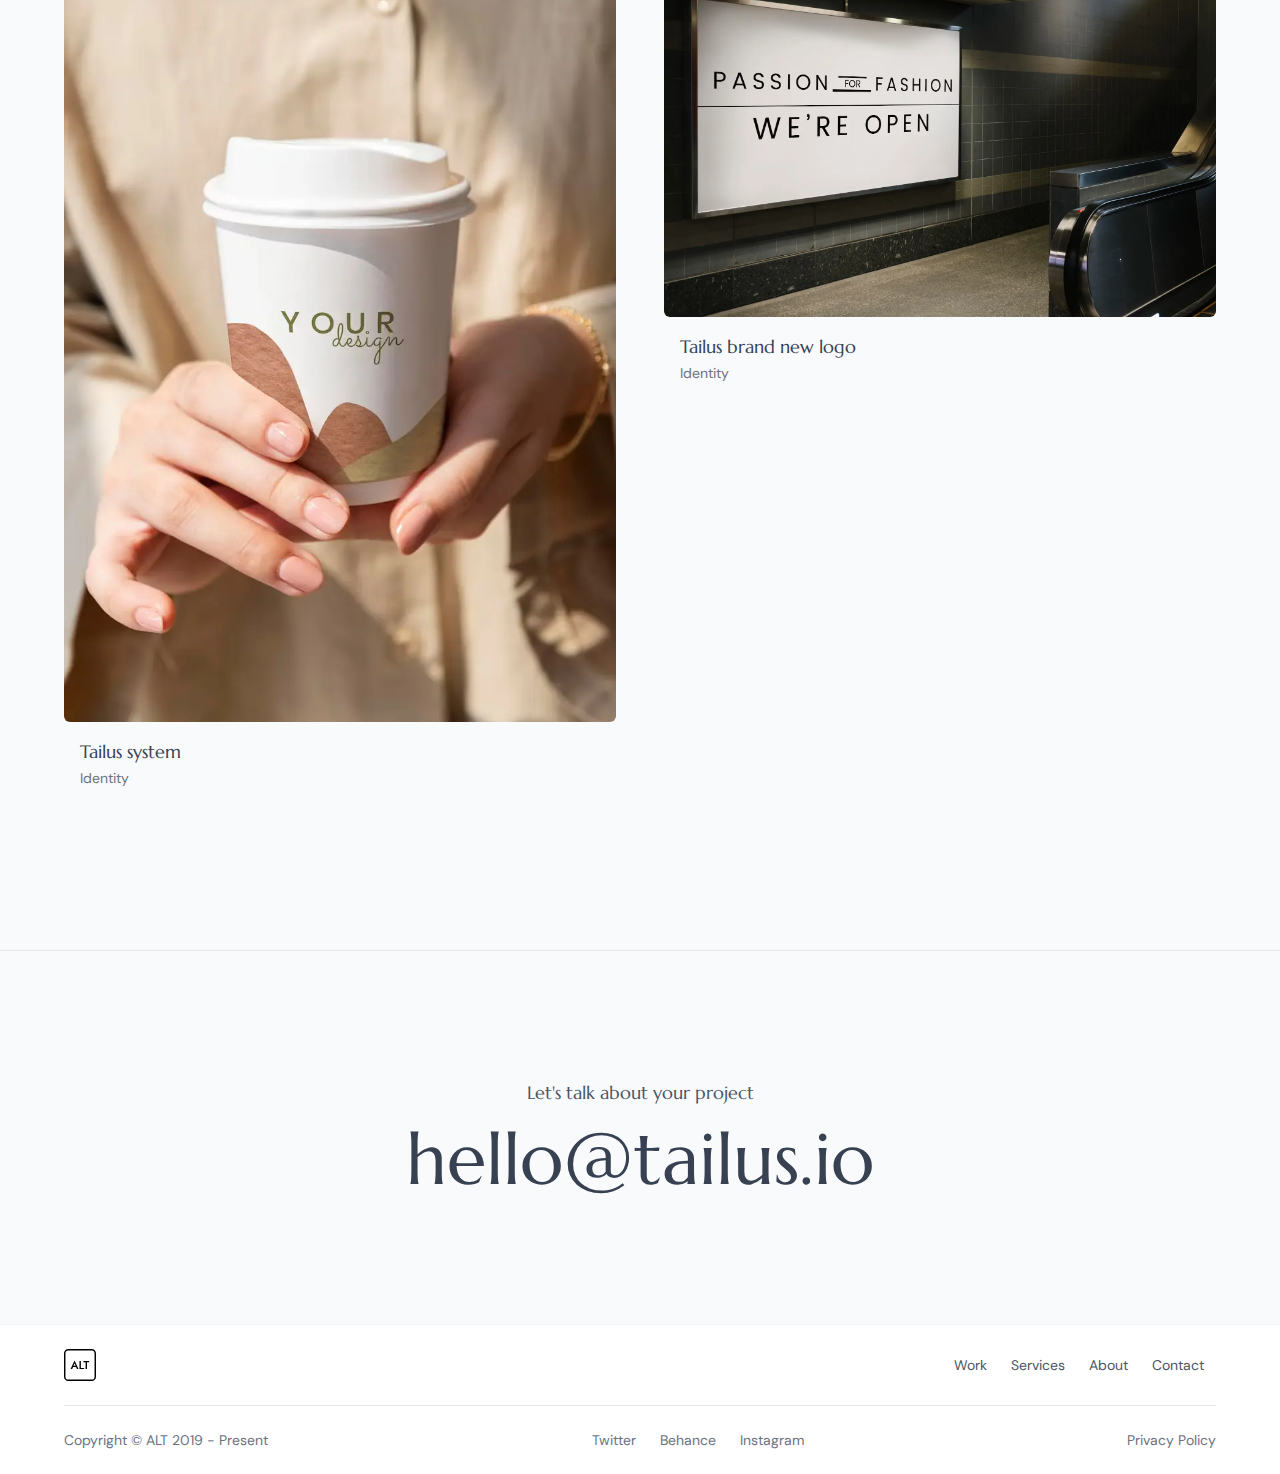
<file: pages/services.html>
<!DOCTYPE html>
<html lang="en">
    
<head>
        <meta charset="UTF-8" />
        <link rel="icon" type="image/svg+xml" href="../favicon.svg" />
        <meta name="viewport" content="width=device-width, initial-scale=1.0" />
        <title>Alt template - Services</title>
        <meta name="description" content="Modern multi purpose agency template" />

        <!-- Facebook Meta Tags -->
        <meta property="og:url" content="" />
        <meta property="og:type" content="website" />
        <meta property="og:title" content="Alt template" />
        <meta property="og:description" content="Modern multi purpose agency template" />
        <meta property="og:image" content="" />

        <!-- Twitter Meta Tags -->
        <meta name="twitter:card" content="summary_large_image" />
        <meta property="twitter:domain" content="alt.com" />
        <meta property="twitter:url" content="" />
        <meta name="twitter:title" content="Alt template" />
        <meta name="twitter:description" content="Modern multi purpose agency template" />
        <meta name="twitter:image" content="" />

        <link rel="preconnect" href="https://fonts.googleapis.com/" />
        <link rel="preconnect" href="https://fonts.gstatic.com/" crossorigin />
        <link href="https://fonts.googleapis.com/css2?family=DM+Sans:wght@400;500;700&amp;display=swap" rel="stylesheet" />
        <link href="https://fonts.googleapis.com/css2?family=Marcellus&amp;display=swap" rel="stylesheet" />
      <script type="module" crossorigin src="../assets/main-d68ab2bf.js"></script>
      <link rel="stylesheet" href="../assets/main-07cced45.css">
    </head>
    <body class="bg-gray-50">
        <header class="py-6 sm:py-12">
            <div class="mx-auto max-w-7xl px-4 sm:px-12 lg:px-8 xl:px-16">
                <div class="flex flex-wrap justify-between lg:items-center">
                    <div class="relative z-30 flex w-full items-center justify-between lg:w-auto">
                        <a href="../index.html">
                            <img class="h-8 w-8" src="../favicon.svg" alt="alt logo" width="120" height="120" />
                        </a>
                        <button aria-label="humburger" id="hamburger" class="-mr-6 p-6 lg:hidden">
                            <div aria-hidden="true" class="m-auto h-0.5 w-6 rounded bg-dark transition duration-300"></div>
                            <div aria-hidden="true" class="m-auto mt-2 h-0.5 w-6 rounded bg-dark transition duration-300"></div>
                        </button>
                    </div>
                    <div id="navlinks" class="fixed inset-0 z-20 hidden h-full w-full items-center justify-center bg-white/90 backdrop-blur-3xl lg:static lg:block lg:h-auto lg:w-auto lg:bg-transparent lg:backdrop-blur-none">
                        <ul class="group flex flex-col items-center gap-6 text-lg text-gray-600 lg:flex-row lg:gap-0 lg:text-sm">
                            <li class="text-right transition duration-500 group-hover:text-gray-300 lg:text-left">
                                <a aria-current="page" href="../index.html" class="block py-1 px-6 hover:text-gray-800">Work</a>
                            </li>
                            <li class="text-right transition duration-500 group-hover:text-gray-300 lg:text-left">
                                <a href="services.html" class="block py-1 px-6 hover:text-gray-800">Services</a>
                            </li>
                            <li class="text-right transition duration-500 group-hover:text-gray-300 lg:text-left">
                                <a href="about.html" class="block py-1 px-6 hover:text-gray-800">About</a>
                            </li>
                            <li class="text-right group-hover:text-gray-300 lg:pl-6 lg:text-left">
                                <a href="contact.html" class="flex h-9 items-center overflow-hidden rounded-md border border-gray-300 py-1 px-4 text-sm transition-all duration-300 hover:rounded-md hover:border-primary hover:bg-primary hover:text-white">
                                    <span class="relative flex items-center">
                                        Contact
                                        <svg xmlns="http://www.w3.org/2000/svg" fill="none" viewBox="0 0 24 24" stroke-width="1.5" stroke="currentColor" class="h-4 w-4 translate-x-1 duration-300 group-hover:translate-x-2.5">
                                            <path stroke-linecap="round" stroke-linejoin="round" d="M8.25 4.5l7.5 7.5-7.5 7.5" />
                                        </svg>
                                    </span>
                                </a>
                            </li>
                        </ul>
                    </div>
                </div>
            </div>
        </header>
        <main>
            <section class="pt-12 sm:pt-20 md:pt-32">
                <div class="mx-auto max-w-7xl px-4 sm:px-12 lg:px-8 xl:px-16">
                    <h1 class="mb-14 text-4xl font-semibold text-dark sm:text-5xl lg:w-full xl:text-6xl">By the world's leading <span class="font-bold text-primary">design experts</span></h1>
                </div>
            </section>
            <section class="relative z-10 my-36">
                <div class="mx-auto max-w-7xl space-y-36 px-4 sm:px-12 lg:px-8 xl:px-16">
                    <div>
                        <div class="border-t border-gray-300">
                            <span class="-mx-4 -mt-3.5 block w-max bg-gray-50 px-4 text-gray-500">001. Branding</span>

                            <div class="mt-14 gap-4 sm:grid sm:grid-cols-2 md:gap-6 lg:gap-12">
                                <div>
                                    <h2 class="text-3xl font-bold sm:text-4xl">Branding services</h2>
                                </div>
                                <div class="mt-6 sm:mt-0 sm:ml-auto">
                                    <p class="text-gray-600">During the last ten years, we’ve developed an approach that results in professional, stand-out brand designs which build trust. Being focused on digital tech brands, environment and is visually consistent across all mediums. Our design process is very collaborative and requires deep involvement on both sides.</p>
                                </div>
                            </div>
                        </div>
                        <div class="mt-20 grid gap-4 sm:grid-cols-2 lg:gap-x-12 lg:gap-y-12">
                            <a href="project.html" class="group">
                                <div class="overflow-hidden rounded-md transition-all duration-300 group-hover:rounded-xl">
                                    <img class="h-full w-full object-cover brightness-95 transition duration-300 group-hover:scale-105" src="../images/project-one.webp" alt="project cover" width="1000" height="1000" />
                                </div>
                                <div class="p-2 sm:p-4">
                                    <h2 class="text-lg font-medium text-gray-700 duration-300 hover:text-primary">Tailus system</h2>
                                    <span class="mt-1 text-sm text-gray-500">Identity</span>
                                </div>
                            </a>
                            <a href="project.html" class="group">
                                <div class="overflow-hidden rounded-md transition-all duration-300 group-hover:rounded-xl">
                                    <img class="h-full w-full object-cover transition duration-300 group-hover:scale-105" src="../images/project-two.webp" alt="project cover" width="1380" height="1380" />
                                </div>
                                <div class="p-2 sm:p-4">
                                    <h2 class="text-lg font-medium text-gray-700 duration-300 hover:text-primary">Tailus brand new logo</h2>
                                    <span class="mt-1 text-sm text-gray-500">Identity</span>
                                </div>
                            </a>
                        </div>
                    </div>

                    <div>
                        <div class="border-t border-gray-300">
                            <span class="-mx-4 -mt-3.5 block w-max bg-gray-50 px-4 text-gray-500">002. UI/UX Design</span>

                            <div class="mt-14 gap-4 sm:grid sm:grid-cols-2 md:gap-6 lg:gap-12">
                                <div>
                                    <h2 class="text-3xl font-bold sm:text-4xl">UI/UX Design</h2>
                                </div>
                                <div class="mt-6 sm:mt-0 sm:ml-auto">
                                    <p class="text-gray-600">During the last ten years, we’ve developed an approach that results in professional, stand-out brand designs which build trust. Being focused on digital tech brands, environment and is visually consistent across all mediums. Our design process is very collaborative and requires deep involvement on both sides.</p>
                                </div>
                            </div>
                        </div>
                        <div class="mt-20 grid gap-4 sm:grid-cols-2 lg:gap-x-12 lg:gap-y-12">
                            <a href="project.html" class="group">
                                <div class="overflow-hidden rounded-md transition-all duration-300 group-hover:rounded-xl">
                                    <img class="h-full w-full object-cover transition duration-300 group-hover:scale-105" src="../images/project-five.webp" alt="project cover" width="826" height="1239" />
                                </div>
                                <div class="p-2 sm:p-4">
                                    <h2 class="text-lg font-medium text-gray-700 duration-300 hover:text-primary">Tailus system</h2>
                                    <span class="mt-1 text-sm text-gray-500">Identity</span>
                                </div>
                            </a>
                            <a href="project.html" class="group">
                                <div class="overflow-hidden rounded-md transition-all duration-300 group-hover:rounded-xl">
                                    <img class="h-full w-full object-cover transition duration-300 group-hover:scale-105" src="../images/project-six.webp" alt="project cover" width="826" height="1239" />
                                </div>
                                <div class="p-2 sm:p-4">
                                    <h2 class="text-lg font-medium text-gray-700 duration-300 hover:text-primary">Tailus brand new logo</h2>
                                    <span class="mt-1 text-sm text-gray-500">Identity</span>
                                </div>
                            </a>
                        </div>
                    </div>

                    <div>
                        <div class="border-t border-gray-300">
                            <span class="-mx-4 -mt-3.5 block w-max bg-gray-50 px-4 text-gray-500">003. Web Design</span>

                            <div class="mt-14 gap-4 sm:grid sm:grid-cols-2 md:gap-6 lg:gap-12">
                                <div>
                                    <h2 class="text-3xl font-bold sm:text-4xl">Web Design services</h2>
                                </div>
                                <div class="mt-6 space-y-6 sm:mt-0">
                                    <p class="text-gray-600">During the last ten years, we’ve developed an approach that results in professional, stand-out brand designs which build trust.</p>
                                    <p class="text-gray-600">Stand-out brand designs which build trust. Being focused on digital tech brands, environment and is visually consistent across all mediums. Our design process is very collaborative and requires deep involvement on both sides.</p>
                                </div>
                            </div>
                        </div>
                        <div class="mt-20 grid gap-4 sm:grid-cols-2 lg:gap-x-12 lg:gap-y-12">
                            <a href="project.html" class="group">
                                <div class="overflow-hidden rounded-md transition-all duration-300 group-hover:rounded-xl">
                                    <img class="h-full w-full object-cover transition duration-300 group-hover:scale-105" src="../images/project-four.webp" alt="project cover" width="826" height="1156" />
                                </div>
                                <div class="p-2 sm:p-4">
                                    <h2 class="text-lg font-medium text-gray-700 duration-300 hover:text-primary">Tailus system</h2>
                                    <span class="mt-1 text-sm text-gray-500">Identity</span>
                                </div>
                            </a>
                            <a href="project.html" class="group">
                                <div class="overflow-hidden rounded-md transition-all duration-300 group-hover:rounded-xl">
                                    <img class="h-full w-full object-cover transition duration-300 group-hover:scale-105" src="../images/project-three.webp" alt="project cover" width="1800" height="1201" />
                                </div>
                                <div class="p-2 sm:p-4">
                                    <h2 class="text-lg font-medium text-gray-700 duration-300 hover:text-primary">Tailus brand new logo</h2>
                                    <span class="mt-1 text-sm text-gray-500">Identity</span>
                                </div>
                            </a>
                        </div>
                    </div>
                </div>
            </section>
            <section class="border-t border-b border-b-gray-100 py-32">
                <div class="mx-auto max-w-7xl px-4 sm:px-12 lg:px-8 xl:px-16">
                    <h2 class="text-center text-lg font-medium text-gray-600">Let's talk about your project</h2>
                    <a href="mailto:hello@tailus.io" class="relative mt-4 block text-center text-5xl font-thin transition-all duration-500 hover:tracking-wide sm:text-7xl">
                        <span class="font-serif text-gray-700 transition duration-700 hover:bg-gradient-to-r hover:from-secondary hover:to-primary hover:bg-clip-text hover:text-transparent">hello@tailus.io</span>
                    </a>
                </div>
            </section>
        </main>
        <footer class="bg-white pt-6">
            <div class="mx-auto max-w-7xl divide-y px-4 sm:px-12 lg:px-8 xl:px-16">
                <div class="flex flex-col items-center justify-between gap-6 pb-6 sm:flex-row">
                    <a href="../index.html" class="block w-max">
                        <img class="h-8 w-8" src="../favicon.svg" alt="alt logo" width="120" height="120" />
                    </a>
                    <ul class="group items-center justify-center gap-0 text-center text-sm text-gray-600 sm:flex lg:gap-0">
                        <li class="transition duration-500 group-hover:text-gray-300">
                            <a aria-current="page" href="../index.html" class="block py-1 px-3 hover:text-gray-800">Work</a>
                        </li>
                        <li class="transition duration-500 group-hover:text-gray-300">
                            <a href="../services.html" class="block py-1 px-3 hover:text-gray-800">Services</a>
                        </li>
                        <li class="transition duration-500 group-hover:text-gray-300">
                            <a href="../about.html" class="block py-1 px-3 hover:text-gray-800">About</a>
                        </li>
                        <li class="transition duration-500 group-hover:text-gray-300">
                            <a href="../contact.html" class="block py-1 px-3 hover:text-gray-800">Contact</a>
                        </li>
                    </ul>
                </div>
                <div class="flex flex-col flex-wrap items-center justify-between gap-4 py-6 text-sm text-gray-500 sm:flex-row sm:gap-6">
                    <span class="order-last sm:order-first">Copyright &copy; ALT 2019 - Present</span>
                    <ul class="order-first flex gap-6 sm:order-2">
                        <li>
                            <a href="#" target="_blank" class="transition duration-300 hover:text-gray-600">Twitter</a>
                        </li>
                        <li>
                            <a href="#" target="_blank" class="transition duration-300 hover:text-gray-600">Behance</a>
                        </li>
                        <li>
                            <a href="#" target="_blank" class="transition duration-300 hover:text-gray-600">Instagram</a>
                        </li>
                    </ul>
                    <a href="../privacy.html" class="order-2 transition duration-300 hover:text-gray-600 sm:order-last">Privacy Policy</a>
                </div>
            </div>
        </footer>
        
    </body>
</html>
</file>
<file: assets/main-07cced45.css>
*,:before,:after{box-sizing:border-box;border-width:0;border-style:solid;border-color:#e5e7eb}:before,:after{--tw-content: ""}html{line-height:1.5;-webkit-text-size-adjust:100%;-moz-tab-size:4;-o-tab-size:4;tab-size:4;font-family:ui-sans-serif,system-ui,-apple-system,BlinkMacSystemFont,Segoe UI,Roboto,Helvetica Neue,Arial,Noto Sans,sans-serif,"Apple Color Emoji","Segoe UI Emoji",Segoe UI Symbol,"Noto Color Emoji";font-feature-settings:normal;font-variation-settings:normal}body{margin:0;line-height:inherit}hr{height:0;color:inherit;border-top-width:1px}abbr:where([title]){-webkit-text-decoration:underline dotted;text-decoration:underline dotted}h1,h2,h3,h4,h5,h6{font-size:inherit;font-weight:inherit}a{color:inherit;text-decoration:inherit}b,strong{font-weight:bolder}code,kbd,samp,pre{font-family:ui-monospace,SFMono-Regular,Menlo,Monaco,Consolas,Liberation Mono,Courier New,monospace;font-size:1em}small{font-size:80%}sub,sup{font-size:75%;line-height:0;position:relative;vertical-align:baseline}sub{bottom:-.25em}sup{top:-.5em}table{text-indent:0;border-color:inherit;border-collapse:collapse}button,input,optgroup,select,textarea{font-family:inherit;font-size:100%;font-weight:inherit;line-height:inherit;color:inherit;margin:0;padding:0}button,select{text-transform:none}button,[type=button],[type=reset],[type=submit]{-webkit-appearance:button;background-color:transparent;background-image:none}:-moz-focusring{outline:auto}:-moz-ui-invalid{box-shadow:none}progress{vertical-align:baseline}::-webkit-inner-spin-button,::-webkit-outer-spin-button{height:auto}[type=search]{-webkit-appearance:textfield;outline-offset:-2px}::-webkit-search-decoration{-webkit-appearance:none}::-webkit-file-upload-button{-webkit-appearance:button;font:inherit}summary{display:list-item}blockquote,dl,dd,h1,h2,h3,h4,h5,h6,hr,figure,p,pre{margin:0}fieldset{margin:0;padding:0}legend{padding:0}ol,ul,menu{list-style:none;margin:0;padding:0}textarea{resize:vertical}input::-moz-placeholder,textarea::-moz-placeholder{opacity:1;color:#9ca3af}input::placeholder,textarea::placeholder{opacity:1;color:#9ca3af}button,[role=button]{cursor:pointer}:disabled{cursor:default}img,svg,video,canvas,audio,iframe,embed,object{display:block;vertical-align:middle}img,video{max-width:100%;height:auto}[hidden]{display:none}*,:before,:after{--tw-border-spacing-x: 0;--tw-border-spacing-y: 0;--tw-translate-x: 0;--tw-translate-y: 0;--tw-rotate: 0;--tw-skew-x: 0;--tw-skew-y: 0;--tw-scale-x: 1;--tw-scale-y: 1;--tw-pan-x: ;--tw-pan-y: ;--tw-pinch-zoom: ;--tw-scroll-snap-strictness: proximity;--tw-ordinal: ;--tw-slashed-zero: ;--tw-numeric-figure: ;--tw-numeric-spacing: ;--tw-numeric-fraction: ;--tw-ring-inset: ;--tw-ring-offset-width: 0px;--tw-ring-offset-color: #fff;--tw-ring-color: rgb(59 130 246 / .5);--tw-ring-offset-shadow: 0 0 #0000;--tw-ring-shadow: 0 0 #0000;--tw-shadow: 0 0 #0000;--tw-shadow-colored: 0 0 #0000;--tw-blur: ;--tw-brightness: ;--tw-contrast: ;--tw-grayscale: ;--tw-hue-rotate: ;--tw-invert: ;--tw-saturate: ;--tw-sepia: ;--tw-drop-shadow: ;--tw-backdrop-blur: ;--tw-backdrop-brightness: ;--tw-backdrop-contrast: ;--tw-backdrop-grayscale: ;--tw-backdrop-hue-rotate: ;--tw-backdrop-invert: ;--tw-backdrop-opacity: ;--tw-backdrop-saturate: ;--tw-backdrop-sepia: }::-webkit-backdrop{--tw-border-spacing-x: 0;--tw-border-spacing-y: 0;--tw-translate-x: 0;--tw-translate-y: 0;--tw-rotate: 0;--tw-skew-x: 0;--tw-skew-y: 0;--tw-scale-x: 1;--tw-scale-y: 1;--tw-pan-x: ;--tw-pan-y: ;--tw-pinch-zoom: ;--tw-scroll-snap-strictness: proximity;--tw-ordinal: ;--tw-slashed-zero: ;--tw-numeric-figure: ;--tw-numeric-spacing: ;--tw-numeric-fraction: ;--tw-ring-inset: ;--tw-ring-offset-width: 0px;--tw-ring-offset-color: #fff;--tw-ring-color: rgb(59 130 246 / .5);--tw-ring-offset-shadow: 0 0 #0000;--tw-ring-shadow: 0 0 #0000;--tw-shadow: 0 0 #0000;--tw-shadow-colored: 0 0 #0000;--tw-blur: ;--tw-brightness: ;--tw-contrast: ;--tw-grayscale: ;--tw-hue-rotate: ;--tw-invert: ;--tw-saturate: ;--tw-sepia: ;--tw-drop-shadow: ;--tw-backdrop-blur: ;--tw-backdrop-brightness: ;--tw-backdrop-contrast: ;--tw-backdrop-grayscale: ;--tw-backdrop-hue-rotate: ;--tw-backdrop-invert: ;--tw-backdrop-opacity: ;--tw-backdrop-saturate: ;--tw-backdrop-sepia: }::backdrop{--tw-border-spacing-x: 0;--tw-border-spacing-y: 0;--tw-translate-x: 0;--tw-translate-y: 0;--tw-rotate: 0;--tw-skew-x: 0;--tw-skew-y: 0;--tw-scale-x: 1;--tw-scale-y: 1;--tw-pan-x: ;--tw-pan-y: ;--tw-pinch-zoom: ;--tw-scroll-snap-strictness: proximity;--tw-ordinal: ;--tw-slashed-zero: ;--tw-numeric-figure: ;--tw-numeric-spacing: ;--tw-numeric-fraction: ;--tw-ring-inset: ;--tw-ring-offset-width: 0px;--tw-ring-offset-color: #fff;--tw-ring-color: rgb(59 130 246 / .5);--tw-ring-offset-shadow: 0 0 #0000;--tw-ring-shadow: 0 0 #0000;--tw-shadow: 0 0 #0000;--tw-shadow-colored: 0 0 #0000;--tw-blur: ;--tw-brightness: ;--tw-contrast: ;--tw-grayscale: ;--tw-hue-rotate: ;--tw-invert: ;--tw-saturate: ;--tw-sepia: ;--tw-drop-shadow: ;--tw-backdrop-blur: ;--tw-backdrop-brightness: ;--tw-backdrop-contrast: ;--tw-backdrop-grayscale: ;--tw-backdrop-hue-rotate: ;--tw-backdrop-invert: ;--tw-backdrop-opacity: ;--tw-backdrop-saturate: ;--tw-backdrop-sepia: }.fixed{position:fixed}.absolute{position:absolute}.relative{position:relative}.inset-0{inset:0px}.-inset-x-1{left:-.25rem;right:-.25rem}.bottom-\[-25\.5\%\]{bottom:-25.5%}.top-\[-25\.5\%\]{top:-25.5%}.z-10{z-index:10}.z-20{z-index:20}.z-30{z-index:30}.z-\[1\]{z-index:1}.order-2{order:2}.order-first{order:-9999}.order-last{order:9999}.col-span-1{grid-column:span 1 / span 1}.col-span-2{grid-column:span 2 / span 2}.col-span-3{grid-column:span 3 / span 3}.col-span-full{grid-column:1 / -1}.m-auto{margin:auto}.-mx-2{margin-left:-.5rem;margin-right:-.5rem}.-mx-4{margin-left:-1rem;margin-right:-1rem}.mx-auto{margin-left:auto;margin-right:auto}.my-14{margin-top:3.5rem;margin-bottom:3.5rem}.my-16{margin-top:4rem;margin-bottom:4rem}.my-20{margin-top:5rem;margin-bottom:5rem}.my-24{margin-top:6rem;margin-bottom:6rem}.my-36{margin-top:9rem;margin-bottom:9rem}.my-6{margin-top:1.5rem;margin-bottom:1.5rem}.-mr-6{margin-right:-1.5rem}.-mt-3{margin-top:-.75rem}.-mt-3\.5{margin-top:-.875rem}.mb-14{margin-bottom:3.5rem}.mb-36{margin-bottom:9rem}.ml-auto{margin-left:auto}.mt-1{margin-top:.25rem}.mt-10{margin-top:2.5rem}.mt-12{margin-top:3rem}.mt-14{margin-top:3.5rem}.mt-2{margin-top:.5rem}.mt-20{margin-top:5rem}.mt-24{margin-top:6rem}.mt-4{margin-top:1rem}.mt-6{margin-top:1.5rem}.block{display:block}.inline-block{display:inline-block}.flex{display:flex}.grid{display:grid}.hidden{display:none}.h-0{height:0px}.h-0\.5{height:.125rem}.h-2\/4{height:50%}.h-4{height:1rem}.h-8{height:2rem}.h-9{height:2.25rem}.h-96{height:24rem}.h-\[30rem\]{height:30rem}.h-\[40rem\]{height:40rem}.h-full{height:100%}.w-4{width:1rem}.w-6{width:1.5rem}.w-8{width:2rem}.w-\[200vw\]{width:200vw}.w-\[350vw\]{width:350vw}.w-full{width:100%}.w-max{width:-webkit-max-content;width:-moz-max-content;width:max-content}.max-w-7xl{max-width:80rem}.translate-x-1{--tw-translate-x: .25rem;transform:translate(var(--tw-translate-x),var(--tw-translate-y)) rotate(var(--tw-rotate)) skew(var(--tw-skew-x)) skewY(var(--tw-skew-y)) scaleX(var(--tw-scale-x)) scaleY(var(--tw-scale-y))}.translate-y-6{--tw-translate-y: 1.5rem;transform:translate(var(--tw-translate-x),var(--tw-translate-y)) rotate(var(--tw-rotate)) skew(var(--tw-skew-x)) skewY(var(--tw-skew-y)) scaleX(var(--tw-scale-x)) scaleY(var(--tw-scale-y))}.translate-y-8{--tw-translate-y: 2rem;transform:translate(var(--tw-translate-x),var(--tw-translate-y)) rotate(var(--tw-rotate)) skew(var(--tw-skew-x)) skewY(var(--tw-skew-y)) scaleX(var(--tw-scale-x)) scaleY(var(--tw-scale-y))}.scale-x-125{--tw-scale-x: 1.25;transform:translate(var(--tw-translate-x),var(--tw-translate-y)) rotate(var(--tw-rotate)) skew(var(--tw-skew-x)) skewY(var(--tw-skew-y)) scaleX(var(--tw-scale-x)) scaleY(var(--tw-scale-y))}.scale-y-75{--tw-scale-y: .75;transform:translate(var(--tw-translate-x),var(--tw-translate-y)) rotate(var(--tw-rotate)) skew(var(--tw-skew-x)) skewY(var(--tw-skew-y)) scaleX(var(--tw-scale-x)) scaleY(var(--tw-scale-y))}.grid-cols-12{grid-template-columns:repeat(12,minmax(0,1fr))}.grid-cols-2{grid-template-columns:repeat(2,minmax(0,1fr))}.flex-col{flex-direction:column}.flex-wrap{flex-wrap:wrap}.items-center{align-items:center}.justify-center{justify-content:center}.justify-between{justify-content:space-between}.gap-0{gap:0px}.gap-1{gap:.25rem}.gap-12{gap:3rem}.gap-2{gap:.5rem}.gap-4{gap:1rem}.gap-6{gap:1.5rem}.gap-x-6{-moz-column-gap:1.5rem;column-gap:1.5rem}.gap-y-12{row-gap:3rem}.space-y-12>:not([hidden])~:not([hidden]){--tw-space-y-reverse: 0;margin-top:calc(3rem * calc(1 - var(--tw-space-y-reverse)));margin-bottom:calc(3rem * var(--tw-space-y-reverse))}.space-y-20>:not([hidden])~:not([hidden]){--tw-space-y-reverse: 0;margin-top:calc(5rem * calc(1 - var(--tw-space-y-reverse)));margin-bottom:calc(5rem * var(--tw-space-y-reverse))}.space-y-36>:not([hidden])~:not([hidden]){--tw-space-y-reverse: 0;margin-top:calc(9rem * calc(1 - var(--tw-space-y-reverse)));margin-bottom:calc(9rem * var(--tw-space-y-reverse))}.space-y-4>:not([hidden])~:not([hidden]){--tw-space-y-reverse: 0;margin-top:calc(1rem * calc(1 - var(--tw-space-y-reverse)));margin-bottom:calc(1rem * var(--tw-space-y-reverse))}.space-y-6>:not([hidden])~:not([hidden]){--tw-space-y-reverse: 0;margin-top:calc(1.5rem * calc(1 - var(--tw-space-y-reverse)));margin-bottom:calc(1.5rem * var(--tw-space-y-reverse))}.space-y-8>:not([hidden])~:not([hidden]){--tw-space-y-reverse: 0;margin-top:calc(2rem * calc(1 - var(--tw-space-y-reverse)));margin-bottom:calc(2rem * var(--tw-space-y-reverse))}.divide-y>:not([hidden])~:not([hidden]){--tw-divide-y-reverse: 0;border-top-width:calc(1px * calc(1 - var(--tw-divide-y-reverse)));border-bottom-width:calc(1px * var(--tw-divide-y-reverse))}.overflow-hidden{overflow:hidden}.rounded{border-radius:.25rem}.rounded-\[100\%\]{border-radius:100%}.rounded-lg{border-radius:.5rem}.rounded-md{border-radius:.375rem}.border{border-width:1px}.border-b{border-bottom-width:1px}.border-t{border-top-width:1px}.border-gray-300{--tw-border-opacity: 1;border-color:rgb(209 213 219 / var(--tw-border-opacity))}.border-gray-400{--tw-border-opacity: 1;border-color:rgb(156 163 175 / var(--tw-border-opacity))}.border-b-gray-100{--tw-border-opacity: 1;border-bottom-color:rgb(243 244 246 / var(--tw-border-opacity))}.bg-dark{--tw-bg-opacity: 1;background-color:rgb(21 25 27 / var(--tw-bg-opacity))}.bg-gray-50{--tw-bg-opacity: 1;background-color:rgb(249 250 251 / var(--tw-bg-opacity))}.bg-primary{--tw-bg-opacity: 1;background-color:rgb(91 72 61 / var(--tw-bg-opacity))}.bg-white{--tw-bg-opacity: 1;background-color:rgb(255 255 255 / var(--tw-bg-opacity))}.bg-white\/90{background-color:#ffffffe6}.object-cover{-o-object-fit:cover;object-fit:cover}.object-left{-o-object-position:left;object-position:left}.object-top{-o-object-position:top;object-position:top}.p-2{padding:.5rem}.p-6{padding:1.5rem}.p-8{padding:2rem}.px-2{padding-left:.5rem;padding-right:.5rem}.px-3{padding-left:.75rem;padding-right:.75rem}.px-4{padding-left:1rem;padding-right:1rem}.px-6{padding-left:1.5rem;padding-right:1.5rem}.py-1{padding-top:.25rem;padding-bottom:.25rem}.py-3{padding-top:.75rem;padding-bottom:.75rem}.py-32{padding-top:8rem;padding-bottom:8rem}.py-6{padding-top:1.5rem;padding-bottom:1.5rem}.pb-20{padding-bottom:5rem}.pb-6{padding-bottom:1.5rem}.pt-12{padding-top:3rem}.pt-2{padding-top:.5rem}.pt-6{padding-top:1.5rem}.text-center{text-align:center}.text-right{text-align:right}.font-serif{font-family:ui-serif,Georgia,Cambria,Times New Roman,Times,serif}.text-2xl{font-size:1.5rem;line-height:2rem}.text-3xl{font-size:1.875rem;line-height:2.25rem}.text-4xl{font-size:2.25rem;line-height:2.5rem}.text-5xl{font-size:3rem;line-height:1}.text-6xl{font-size:3.75rem;line-height:1}.text-9xl{font-size:8rem;line-height:1}.text-lg{font-size:1.125rem;line-height:1.75rem}.text-sm{font-size:.875rem;line-height:1.25rem}.text-xl{font-size:1.25rem;line-height:1.75rem}.text-xs{font-size:.75rem;line-height:1rem}.font-bold{font-weight:700}.font-medium{font-weight:500}.font-semibold{font-weight:600}.font-thin{font-weight:100}.tracking-wide{letter-spacing:.025em}.text-dark{--tw-text-opacity: 1;color:rgb(21 25 27 / var(--tw-text-opacity))}.text-gray-500{--tw-text-opacity: 1;color:rgb(107 114 128 / var(--tw-text-opacity))}.text-gray-600{--tw-text-opacity: 1;color:rgb(75 85 99 / var(--tw-text-opacity))}.text-gray-700{--tw-text-opacity: 1;color:rgb(55 65 81 / var(--tw-text-opacity))}.text-gray-800{--tw-text-opacity: 1;color:rgb(31 41 55 / var(--tw-text-opacity))}.text-primary{--tw-text-opacity: 1;color:rgb(91 72 61 / var(--tw-text-opacity))}.text-white{--tw-text-opacity: 1;color:rgb(255 255 255 / var(--tw-text-opacity))}.brightness-95{--tw-brightness: brightness(.95);filter:var(--tw-blur) var(--tw-brightness) var(--tw-contrast) var(--tw-grayscale) var(--tw-hue-rotate) var(--tw-invert) var(--tw-saturate) var(--tw-sepia) var(--tw-drop-shadow)}.grayscale{--tw-grayscale: grayscale(100%);filter:var(--tw-blur) var(--tw-brightness) var(--tw-contrast) var(--tw-grayscale) var(--tw-hue-rotate) var(--tw-invert) var(--tw-saturate) var(--tw-sepia) var(--tw-drop-shadow)}.backdrop-blur-3xl{--tw-backdrop-blur: blur(64px);-webkit-backdrop-filter:var(--tw-backdrop-blur) var(--tw-backdrop-brightness) var(--tw-backdrop-contrast) var(--tw-backdrop-grayscale) var(--tw-backdrop-hue-rotate) var(--tw-backdrop-invert) var(--tw-backdrop-opacity) var(--tw-backdrop-saturate) var(--tw-backdrop-sepia);backdrop-filter:var(--tw-backdrop-blur) var(--tw-backdrop-brightness) var(--tw-backdrop-contrast) var(--tw-backdrop-grayscale) var(--tw-backdrop-hue-rotate) var(--tw-backdrop-invert) var(--tw-backdrop-opacity) var(--tw-backdrop-saturate) var(--tw-backdrop-sepia)}.transition{transition-property:color,background-color,border-color,fill,stroke,opacity,box-shadow,transform,filter,-webkit-text-decoration-color,-webkit-backdrop-filter;transition-property:color,background-color,border-color,text-decoration-color,fill,stroke,opacity,box-shadow,transform,filter,backdrop-filter;transition-property:color,background-color,border-color,text-decoration-color,fill,stroke,opacity,box-shadow,transform,filter,backdrop-filter,-webkit-text-decoration-color,-webkit-backdrop-filter;transition-timing-function:cubic-bezier(.4,0,.2,1);transition-duration:.15s}.transition-all{transition-property:all;transition-timing-function:cubic-bezier(.4,0,.2,1);transition-duration:.15s}.duration-300{transition-duration:.3s}.duration-500{transition-duration:.5s}.duration-700{transition-duration:.7s}.font-serif{font-family:Marcellus,serif}.marquee-10{-webkit-animation:marquee 10s linear infinite;animation:marquee 10s linear infinite}body{font-family:DM Sans;overflow-x:hidden}h1,h2,h3{font-family:Marcellus,serif}.toggled div:first-child{--tw-translate-y: .375rem;--tw-rotate: 45deg;transform:translate(var(--tw-translate-x),var(--tw-translate-y)) rotate(var(--tw-rotate)) skew(var(--tw-skew-x)) skewY(var(--tw-skew-y)) scaleX(var(--tw-scale-x)) scaleY(var(--tw-scale-y))}.toggled div:last-child{--tw-translate-y: -.25rem;--tw-rotate: -45deg;transform:translate(var(--tw-translate-x),var(--tw-translate-y)) rotate(var(--tw-rotate)) skew(var(--tw-skew-x)) skewY(var(--tw-skew-y)) scaleX(var(--tw-scale-x)) scaleY(var(--tw-scale-y))}@-webkit-keyframes marquee{0%{transform:translate(0)}to{transform:translate(-100%)}}@keyframes marquee{0%{transform:translate(0)}to{transform:translate(-100%)}}.before\:absolute:before{content:var(--tw-content);position:absolute}.before\:inset-x-0:before{content:var(--tw-content);left:0px;right:0px}.before\:bottom-0:before{content:var(--tw-content);bottom:0px}.before\:h-px:before{content:var(--tw-content);height:1px}.before\:origin-right:before{content:var(--tw-content);transform-origin:right}.before\:scale-x-0:before{content:var(--tw-content);--tw-scale-x: 0;transform:translate(var(--tw-translate-x),var(--tw-translate-y)) rotate(var(--tw-rotate)) skew(var(--tw-skew-x)) skewY(var(--tw-skew-y)) scaleX(var(--tw-scale-x)) scaleY(var(--tw-scale-y))}.before\:bg-primary:before{content:var(--tw-content);--tw-bg-opacity: 1;background-color:rgb(91 72 61 / var(--tw-bg-opacity))}.before\:transition:before{content:var(--tw-content);transition-property:color,background-color,border-color,fill,stroke,opacity,box-shadow,transform,filter,-webkit-text-decoration-color,-webkit-backdrop-filter;transition-property:color,background-color,border-color,text-decoration-color,fill,stroke,opacity,box-shadow,transform,filter,backdrop-filter;transition-property:color,background-color,border-color,text-decoration-color,fill,stroke,opacity,box-shadow,transform,filter,backdrop-filter,-webkit-text-decoration-color,-webkit-backdrop-filter;transition-timing-function:cubic-bezier(.4,0,.2,1);transition-duration:.15s}.before\:duration-300:before{content:var(--tw-content);transition-duration:.3s}.hover\:rounded-lg:hover{border-radius:.5rem}.hover\:rounded-md:hover{border-radius:.375rem}.hover\:border-primary:hover{--tw-border-opacity: 1;border-color:rgb(91 72 61 / var(--tw-border-opacity))}.hover\:bg-primary:hover{--tw-bg-opacity: 1;background-color:rgb(91 72 61 / var(--tw-bg-opacity))}.hover\:bg-gradient-to-r:hover{background-image:linear-gradient(to right,var(--tw-gradient-stops))}.hover\:from-secondary:hover{--tw-gradient-from: #F2CC8F var(--tw-gradient-from-position);--tw-gradient-from-position: ;--tw-gradient-to: rgb(242 204 143 / 0) var(--tw-gradient-from-position);--tw-gradient-to-position: ;--tw-gradient-stops: var(--tw-gradient-from), var(--tw-gradient-to)}.hover\:to-primary:hover{--tw-gradient-to: #5b483d var(--tw-gradient-to-position);--tw-gradient-to-position: }.hover\:bg-clip-text:hover{-webkit-background-clip:text;background-clip:text}.hover\:tracking-wide:hover{letter-spacing:.025em}.hover\:text-gray-600:hover{--tw-text-opacity: 1;color:rgb(75 85 99 / var(--tw-text-opacity))}.hover\:text-gray-800:hover{--tw-text-opacity: 1;color:rgb(31 41 55 / var(--tw-text-opacity))}.hover\:text-primary:hover{--tw-text-opacity: 1;color:rgb(91 72 61 / var(--tw-text-opacity))}.hover\:text-transparent:hover{color:transparent}.hover\:text-white:hover{--tw-text-opacity: 1;color:rgb(255 255 255 / var(--tw-text-opacity))}.hover\:before\:origin-left:hover:before{content:var(--tw-content);transform-origin:left}.hover\:before\:scale-x-100:hover:before{content:var(--tw-content);--tw-scale-x: 1;transform:translate(var(--tw-translate-x),var(--tw-translate-y)) rotate(var(--tw-rotate)) skew(var(--tw-skew-x)) skewY(var(--tw-skew-y)) scaleX(var(--tw-scale-x)) scaleY(var(--tw-scale-y))}.group:hover .group-hover\:h-\[22\.5rem\]{height:22.5rem}.group:hover .group-hover\:h-\[23rem\]{height:23rem}.group\/a:hover .group-hover\/a\:translate-x-2,.group:hover .group-hover\:translate-x-2{--tw-translate-x: .5rem;transform:translate(var(--tw-translate-x),var(--tw-translate-y)) rotate(var(--tw-rotate)) skew(var(--tw-skew-x)) skewY(var(--tw-skew-y)) scaleX(var(--tw-scale-x)) scaleY(var(--tw-scale-y))}.group:hover .group-hover\:translate-x-2\.5{--tw-translate-x: .625rem;transform:translate(var(--tw-translate-x),var(--tw-translate-y)) rotate(var(--tw-rotate)) skew(var(--tw-skew-x)) skewY(var(--tw-skew-y)) scaleX(var(--tw-scale-x)) scaleY(var(--tw-scale-y))}.group:hover .group-hover\:translate-y-0{--tw-translate-y: 0px;transform:translate(var(--tw-translate-x),var(--tw-translate-y)) rotate(var(--tw-rotate)) skew(var(--tw-skew-x)) skewY(var(--tw-skew-y)) scaleX(var(--tw-scale-x)) scaleY(var(--tw-scale-y))}.group:hover .group-hover\:scale-105{--tw-scale-x: 1.05;--tw-scale-y: 1.05;transform:translate(var(--tw-translate-x),var(--tw-translate-y)) rotate(var(--tw-rotate)) skew(var(--tw-skew-x)) skewY(var(--tw-skew-y)) scaleX(var(--tw-scale-x)) scaleY(var(--tw-scale-y))}.group:hover .group-hover\:rounded-3xl{border-radius:1.5rem}.group:hover .group-hover\:rounded-xl{border-radius:.75rem}.group:hover .group-hover\:tracking-wider{letter-spacing:.05em}.group:hover .group-hover\:text-gray-300{--tw-text-opacity: 1;color:rgb(209 213 219 / var(--tw-text-opacity))}.group:hover .group-hover\:text-primary{--tw-text-opacity: 1;color:rgb(91 72 61 / var(--tw-text-opacity))}@media (min-width: 640px){.sm\:order-2{order:2}.sm\:order-first{order:-9999}.sm\:order-last{order:9999}.sm\:col-span-2{grid-column:span 2 / span 2}.sm\:col-span-4{grid-column:span 4 / span 4}.sm\:row-start-4{grid-row-start:4}.sm\:-mx-8{margin-left:-2rem;margin-right:-2rem}.sm\:my-32{margin-top:8rem;margin-bottom:8rem}.sm\:ml-auto{margin-left:auto}.sm\:mt-0{margin-top:0}.sm\:mt-24{margin-top:6rem}.sm\:mt-32{margin-top:8rem}.sm\:mt-4{margin-top:1rem}.sm\:flex{display:flex}.sm\:grid{display:grid}.sm\:h-\[40rem\]{height:40rem}.sm\:w-2\/3{width:66.666667%}.sm\:w-2\/5{width:40%}.sm\:w-3\/5{width:60%}.sm\:w-4\/5{width:80%}.sm\:w-\[300vw\]{width:300vw}.sm\:grid-cols-2{grid-template-columns:repeat(2,minmax(0,1fr))}.sm\:grid-cols-3{grid-template-columns:repeat(3,minmax(0,1fr))}.sm\:grid-cols-8{grid-template-columns:repeat(8,minmax(0,1fr))}.sm\:flex-row{flex-direction:row}.sm\:gap-4{gap:1rem}.sm\:gap-6{gap:1.5rem}.sm\:gap-y-12{row-gap:3rem}.sm\:space-y-32>:not([hidden])~:not([hidden]){--tw-space-y-reverse: 0;margin-top:calc(8rem * calc(1 - var(--tw-space-y-reverse)));margin-bottom:calc(8rem * var(--tw-space-y-reverse))}.sm\:p-12{padding:3rem}.sm\:p-4{padding:1rem}.sm\:px-12{padding-left:3rem;padding-right:3rem}.sm\:px-4{padding-left:1rem;padding-right:1rem}.sm\:py-12{padding-top:3rem;padding-bottom:3rem}.sm\:pb-0{padding-bottom:0}.sm\:pt-20{padding-top:5rem}.sm\:pt-4{padding-top:1rem}.sm\:text-4xl{font-size:2.25rem;line-height:2.5rem}.sm\:text-5xl{font-size:3rem;line-height:1}.sm\:text-7xl{font-size:4.5rem;line-height:1}.sm\:leading-snug{line-height:1.375}.sm\:marquee-15{-webkit-animation:marquee 15s linear infinite;animation:marquee 15s linear infinite}}@media (min-width: 768px){.md\:mx-auto{margin-left:auto;margin-right:auto}.md\:my-36{margin-top:9rem;margin-bottom:9rem}.md\:mt-36{margin-top:9rem}.md\:w-2\/3{width:66.666667%}.md\:grid-cols-3{grid-template-columns:repeat(3,minmax(0,1fr))}.md\:gap-6{gap:1.5rem}.md\:space-y-36>:not([hidden])~:not([hidden]){--tw-space-y-reverse: 0;margin-top:calc(9rem * calc(1 - var(--tw-space-y-reverse)));margin-bottom:calc(9rem * var(--tw-space-y-reverse))}.md\:bg-white{--tw-bg-opacity: 1;background-color:rgb(255 255 255 / var(--tw-bg-opacity))}.md\:p-12{padding:3rem}.md\:p-24{padding:6rem}.md\:pt-32{padding-top:8rem}}@media (min-width: 1024px){.lg\:static{position:static}.lg\:order-first{order:-9999}.lg\:col-span-2{grid-column:span 2 / span 2}.lg\:col-span-3{grid-column:span 3 / span 3}.lg\:col-span-5{grid-column:span 5 / span 5}.lg\:row-start-auto{grid-row-start:auto}.lg\:-mx-4{margin-left:-1rem;margin-right:-1rem}.lg\:mt-8{margin-top:2rem}.lg\:block{display:block}.lg\:hidden{display:none}.lg\:h-\[30rem\]{height:30rem}.lg\:h-\[50rem\]{height:50rem}.lg\:h-auto{height:auto}.lg\:w-1\/2{width:50%}.lg\:w-2\/3{width:66.666667%}.lg\:w-3\/5{width:60%}.lg\:w-4\/5{width:80%}.lg\:w-\[200vw\]{width:200vw}.lg\:w-auto{width:auto}.lg\:w-full{width:100%}.lg\:grid-cols-3{grid-template-columns:repeat(3,minmax(0,1fr))}.lg\:flex-row{flex-direction:row}.lg\:items-center{align-items:center}.lg\:gap-0{gap:0px}.lg\:gap-12{gap:3rem}.lg\:gap-x-12{-moz-column-gap:3rem;column-gap:3rem}.lg\:gap-x-16{-moz-column-gap:4rem;column-gap:4rem}.lg\:gap-y-12{row-gap:3rem}.lg\:gap-y-32{row-gap:8rem}.lg\:bg-transparent{background-color:transparent}.lg\:p-24{padding:6rem}.lg\:px-4{padding-left:1rem;padding-right:1rem}.lg\:px-8{padding-left:2rem;padding-right:2rem}.lg\:pl-6{padding-left:1.5rem}.lg\:pt-0{padding-top:0}.lg\:pt-20{padding-top:5rem}.lg\:text-left{text-align:left}.lg\:font-sans{font-family:ui-sans-serif,system-ui,-apple-system,BlinkMacSystemFont,Segoe UI,Roboto,Helvetica Neue,Arial,Noto Sans,sans-serif,"Apple Color Emoji","Segoe UI Emoji",Segoe UI Symbol,"Noto Color Emoji"}.lg\:text-6xl{font-size:3.75rem;line-height:1}.lg\:text-sm{font-size:.875rem;line-height:1.25rem}.lg\:leading-tight{line-height:1.25}.lg\:backdrop-blur-none{--tw-backdrop-blur: blur(0);-webkit-backdrop-filter:var(--tw-backdrop-blur) var(--tw-backdrop-brightness) var(--tw-backdrop-contrast) var(--tw-backdrop-grayscale) var(--tw-backdrop-hue-rotate) var(--tw-backdrop-invert) var(--tw-backdrop-opacity) var(--tw-backdrop-saturate) var(--tw-backdrop-sepia);backdrop-filter:var(--tw-backdrop-blur) var(--tw-backdrop-brightness) var(--tw-backdrop-contrast) var(--tw-backdrop-grayscale) var(--tw-backdrop-hue-rotate) var(--tw-backdrop-invert) var(--tw-backdrop-opacity) var(--tw-backdrop-saturate) var(--tw-backdrop-sepia)}}@media (min-width: 1280px){.xl\:col-span-2{grid-column:span 2 / span 2}.xl\:col-span-3{grid-column:span 3 / span 3}.xl\:-mx-20{margin-left:-5rem;margin-right:-5rem}.xl\:mt-16{margin-top:4rem}.xl\:max-w-7xl{max-width:80rem}.xl\:grid-cols-5{grid-template-columns:repeat(5,minmax(0,1fr))}.xl\:gap-12{gap:3rem}.xl\:gap-x-24{-moz-column-gap:6rem;column-gap:6rem}.xl\:px-0{padding-left:0;padding-right:0}.xl\:px-16{padding-left:4rem;padding-right:4rem}.xl\:text-6xl{font-size:3.75rem;line-height:1}.xl\:marquee-30{-webkit-animation:marquee 30s linear infinite;animation:marquee 30s linear infinite}}@media (min-width: 1536px){.\32xl\:h-\[60rem\]{height:60rem}.\32xl\:max-w-\[90rem\]{max-width:90rem}.\32xl\:scale-y-95{--tw-scale-y: .95;transform:translate(var(--tw-translate-x),var(--tw-translate-y)) rotate(var(--tw-rotate)) skew(var(--tw-skew-x)) skewY(var(--tw-skew-y)) scaleX(var(--tw-scale-x)) scaleY(var(--tw-scale-y))}}
</file>
